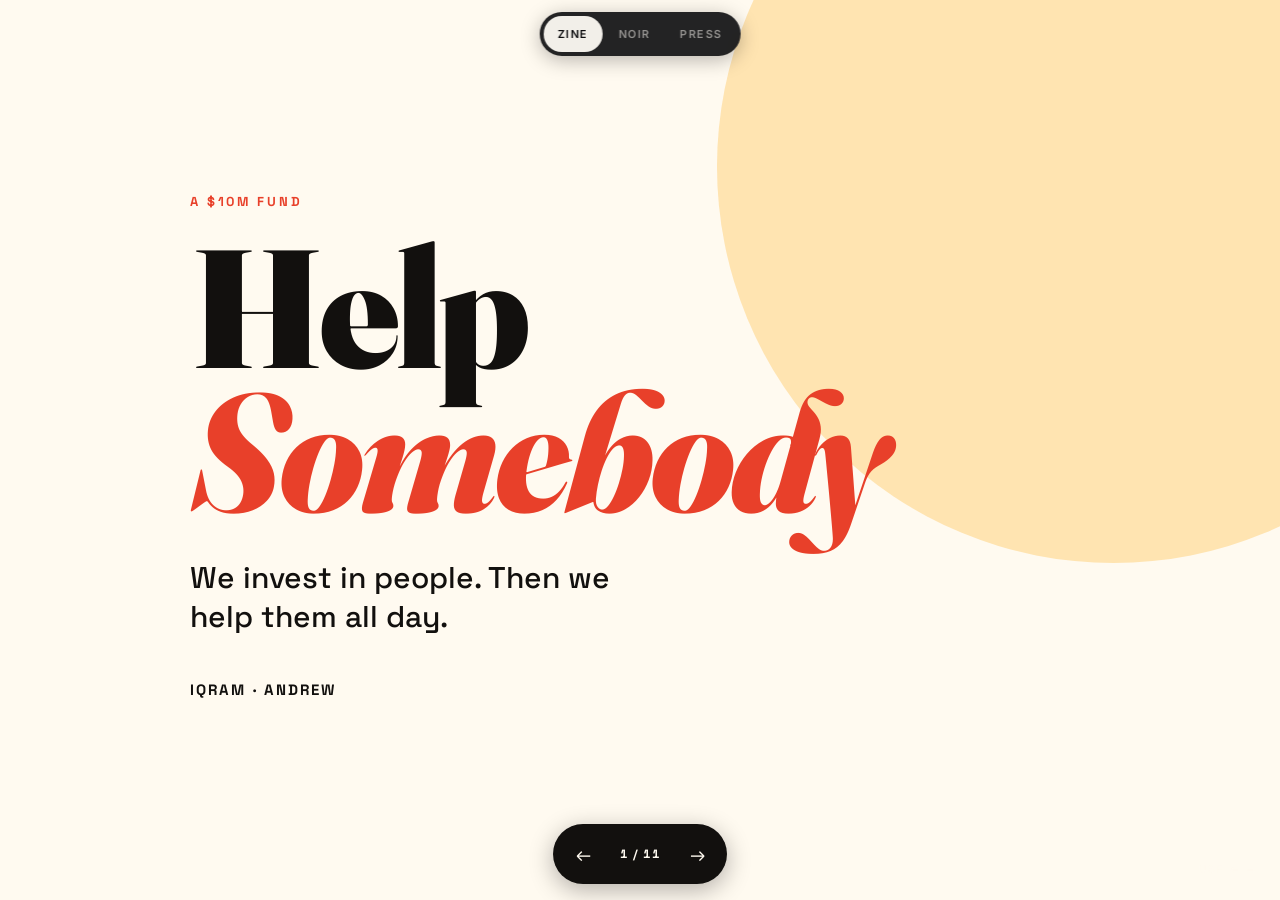
<file: deck/index.html>
<!DOCTYPE html>
<html lang="en">
<head>
<meta charset="utf-8">
<meta name="viewport" content="width=device-width, initial-scale=1">
<title>Help Somebody</title>
<meta name="description" content="Help Somebody - we invest in people, then we help them all day.">
<link rel="preconnect" href="https://fonts.googleapis.com">
<link rel="preconnect" href="https://fonts.gstatic.com" crossorigin>
<link href="https://fonts.googleapis.com/css2?family=Fraunces:ital,opsz,wght@0,9..144,300..900;1,9..144,300..900&family=Space+Grotesk:wght@400;500;700&family=Playfair+Display:ital,wght@0,400..800;1,400..700&family=Source+Serif+4:ital,opsz,wght@0,8..60,300..700;1,8..60,300..700&family=Inter:wght@300;400;500;600&display=swap" rel="stylesheet">
<link rel="stylesheet" href="styles.css">
<link rel="stylesheet" href="themes.css">
</head>
<body data-theme="zine">

<nav id="themes" aria-label="deck style">
  <button data-theme="zine" aria-pressed="true">Zine</button>
  <button data-theme="noir" aria-pressed="false">Noir</button>
  <button data-theme="press" aria-pressed="false">Press</button>
</nav>

<main id="deck">

  <section class="slide slide--title" data-label="Help Somebody">
    <div class="wrap">
      <p class="kicker">A $10M fund</p>
      <h1 class="mega">Help<br><em>Somebody</em></h1>
      <p class="lede">We invest in people. Then we help them all day.</p>
      <p class="byline">Iqram &middot; Andrew</p>
    </div>
  </section>

  <section class="slide slide--problem" data-label="Problem">
    <div class="wrap">
      <p class="kicker kicker--light">The problem</p>
      <h2 class="stat"><span class="stat__num">99%</span><span class="stat__tail">of founders get rejected by YC.</span></h2>
      <p class="big">They still need help. Most investors ignore them.</p>
    </div>
  </section>

  <section class="slide slide--insight" data-label="Insight">
    <div class="wrap">
      <p class="kicker">Why that happens</p>
      <h2 class="headline">VC is far less helpful than it could be.</h2>
      <p class="big">The business model is chasing unicorns. Real help doesn't fit a portfolio built on lottery tickets, so almost nobody gives it.</p>
    </div>
  </section>

  <section class="slide slide--why-now" data-label="Why now">
    <div class="wrap">
      <p class="kicker kicker--light">Why now</p>
      <h2 class="headline headline--light">It has never been cheaper to run a company.</h2>
      <p class="big">So the next decade produces a flood of <em>smaller hits</em>. Unicorn-or-bust math can't underwrite those. We can.</p>
    </div>
  </section>

  <section class="slide slide--solution" data-label="What we do">
    <div class="wrap">
      <p class="kicker">What we do</p>
      <h2 class="headline">$500K, and then we jelly all day.</h2>
      <ul class="tiles">
        <li class="tile tile--a">Growth</li>
        <li class="tile tile--b">Product</li>
        <li class="tile tile--c">Engineering</li>
        <li class="tile tile--d">Fundraising</li>
      </ul>
      <p class="big">Sessions any time they're stuck. Not a quarterly board meeting. A call today.</p>
    </div>
  </section>

  <section class="slide slide--team" data-label="Why us">
    <div class="wrap">
      <p class="kicker kicker--light">Why us</p>
      <h2 class="headline headline--light">We built Venmo. Friends for 20 years.</h2>
      <div class="duo">
        <div class="person">
          <h3>Iqram Magdon-Ismail</h3>
          <p>Co-founder, Venmo</p>
          <p>Founder, JellyJelly</p>
        </div>
        <div class="person">
          <h3>Andrew Staub</h3>
          <p>Employee #2 and Head of Growth, Venmo</p>
          <p>Head of Growth, Wefunder</p>
        </div>
      </div>
    </div>
  </section>

  <section class="slide slide--traction" data-label="Traction">
    <div class="wrap wrap--wide">
      <p class="kicker">Traction</p>
      <h2 class="headline headline--tight">We back people. Here are the ones we already backed.</h2>
      <ul class="backed">

        <li class="backed__row backed__row--hero">
          <div class="backed__who">
            <span class="backed__name">Matt Mirman</span>
            <span class="backed__co">Modal</span>
          </div>
          <p class="backed__note">Instant supercomputers for anyone building AI</p>
          <span class="backed__badge">Biggest win</span>
        </li>

        <li class="backed__row">
          <div class="backed__who">
            <span class="backed__name">Kiaan Pillay</span>
            <span class="backed__co">Stitch</span>
          </div>
          <p class="backed__note">Connects African apps to bank accounts</p>
          <span class="backed__badge"></span>
        </li>

        <li class="backed__row">
          <div class="backed__who">
            <span class="backed__name">Jacques Marco</span>
            <span class="backed__co">Axis</span>
          </div>
          <p class="backed__note">Free, instant money transfers across Egypt</p>
          <span class="backed__badge"></span>
        </li>

        <li class="backed__row">
          <div class="backed__who">
            <span class="backed__name">Phoebe Gates &amp; Sophia Kianni</span>
            <span class="backed__co">Phia</span>
          </div>
          <p class="backed__note">Finds shoppers a better price instantly</p>
          <span class="backed__badge"></span>
        </li>

      </ul>
      <p class="also">Also backed: <b>Flutterwave</b> &middot; <b>Zo</b> &middot; <b>chat.dev</b> &middot; <b>Light Shift</b> &middot; <b>Allowance</b></p>
    </div>
  </section>

  <section class="slide slide--people" data-label="First checks">
    <div class="wrap wrap--wide">
      <p class="kicker">Our first checks</p>
      <h2 class="headline headline--tight">We invest in people. We start with ours.</h2>
      <div class="cards">

        <article class="card">
          <h3 class="card__name">Dasmer Singh</h3>
          <ul class="cv">
            <li>Early iOS engineer, <b>Venmo</b></li>
            <li>Engineer, <b>Uber</b></li>
            <li>Engineering, <b>Petal</b></li>
            <li>Head of Product, <b>Cash App</b> Families</li>
            <li>Built Cash App into the most popular teen debit card in the US</li>
          </ul>
        </article>

        <article class="card">
          <h3 class="card__name">Chris Stanchak</h3>
          <ul class="cv">
            <li>Founder and CEO, <b>TicketLeap</b></li>
            <li>A $50K SBA loan to <b>$100M+</b> a year in ticket sales</li>
            <li>Raised $8.5M, sold to private equity</li>
            <li>Founding advisor, <b>Venmo</b></li>
          </ul>
        </article>

        <article class="card">
          <h3 class="card__name">Shreyans Bhansali</h3>
          <ul class="cv">
            <li>Employee #1, <b>Venmo</b></li>
            <li>Co-founder and CTO, <b>Socratic</b></li>
            <li>Scaled to <b>5B</b> queries a year, acquired by <b>Google</b></li>
            <li>Co-founder and CTO, <b>Maven</b></li>
          </ul>
        </article>

      </div>
    </div>
  </section>

  <section class="slide slide--market" data-label="Where they come from">
    <div class="wrap">
      <p class="kicker kicker--light">Where they come from</p>
      <h2 class="headline headline--light">Two lists nobody else has.</h2>
      <div class="duo">
        <div class="person">
          <h3>Venmo alumni</h3>
          <p>The people who built it with us, now building their own things.</p>
        </div>
        <div class="person">
          <h3>JellyJelly</h3>
          <p>A community of founders who talk to Iqram every day.</p>
        </div>
      </div>
      <p class="foot">Plus the tens of thousands of companies a year YC turns away.</p>
    </div>
  </section>

  <section class="slide slide--model" data-label="The fund">
    <div class="wrap wrap--wide">
      <p class="kicker">The fund</p>
      <h2 class="headline headline--tight">Small fund. Real checks. Concentrated help.</h2>
      <dl class="nums">
        <div><dt>Fund size</dt><dd>$10M</dd></div>
        <div><dt>Check size</dt><dd>$500K</dd></div>
        <div><dt>Companies</dt><dd>15-20</dd></div>
      </dl>
      <p class="big">A syndicate rides alongside for the deals that want more than $500K.</p>
    </div>
  </section>

  <section class="slide slide--ask" data-label="The ask">
    <div class="wrap">
      <p class="kicker kicker--light">The ask</p>
      <h2 class="mega mega--ask">$10M</h2>
      <p class="lede">Our mission is to help as many people as possible.</p>
      <p class="byline">Iqram &middot; Andrew</p>
    </div>
  </section>

</main>

<nav id="hud" aria-label="deck navigation">
  <button id="prev" aria-label="previous slide">&larr;</button>
  <span id="counter">1 / 11</span>
  <button id="next" aria-label="next slide">&rarr;</button>
</nav>

<div id="hint">use &larr; &rarr;</div>

<script src="script.js"></script>
<script src="theme.js"></script>
</body>
</html>
</file>
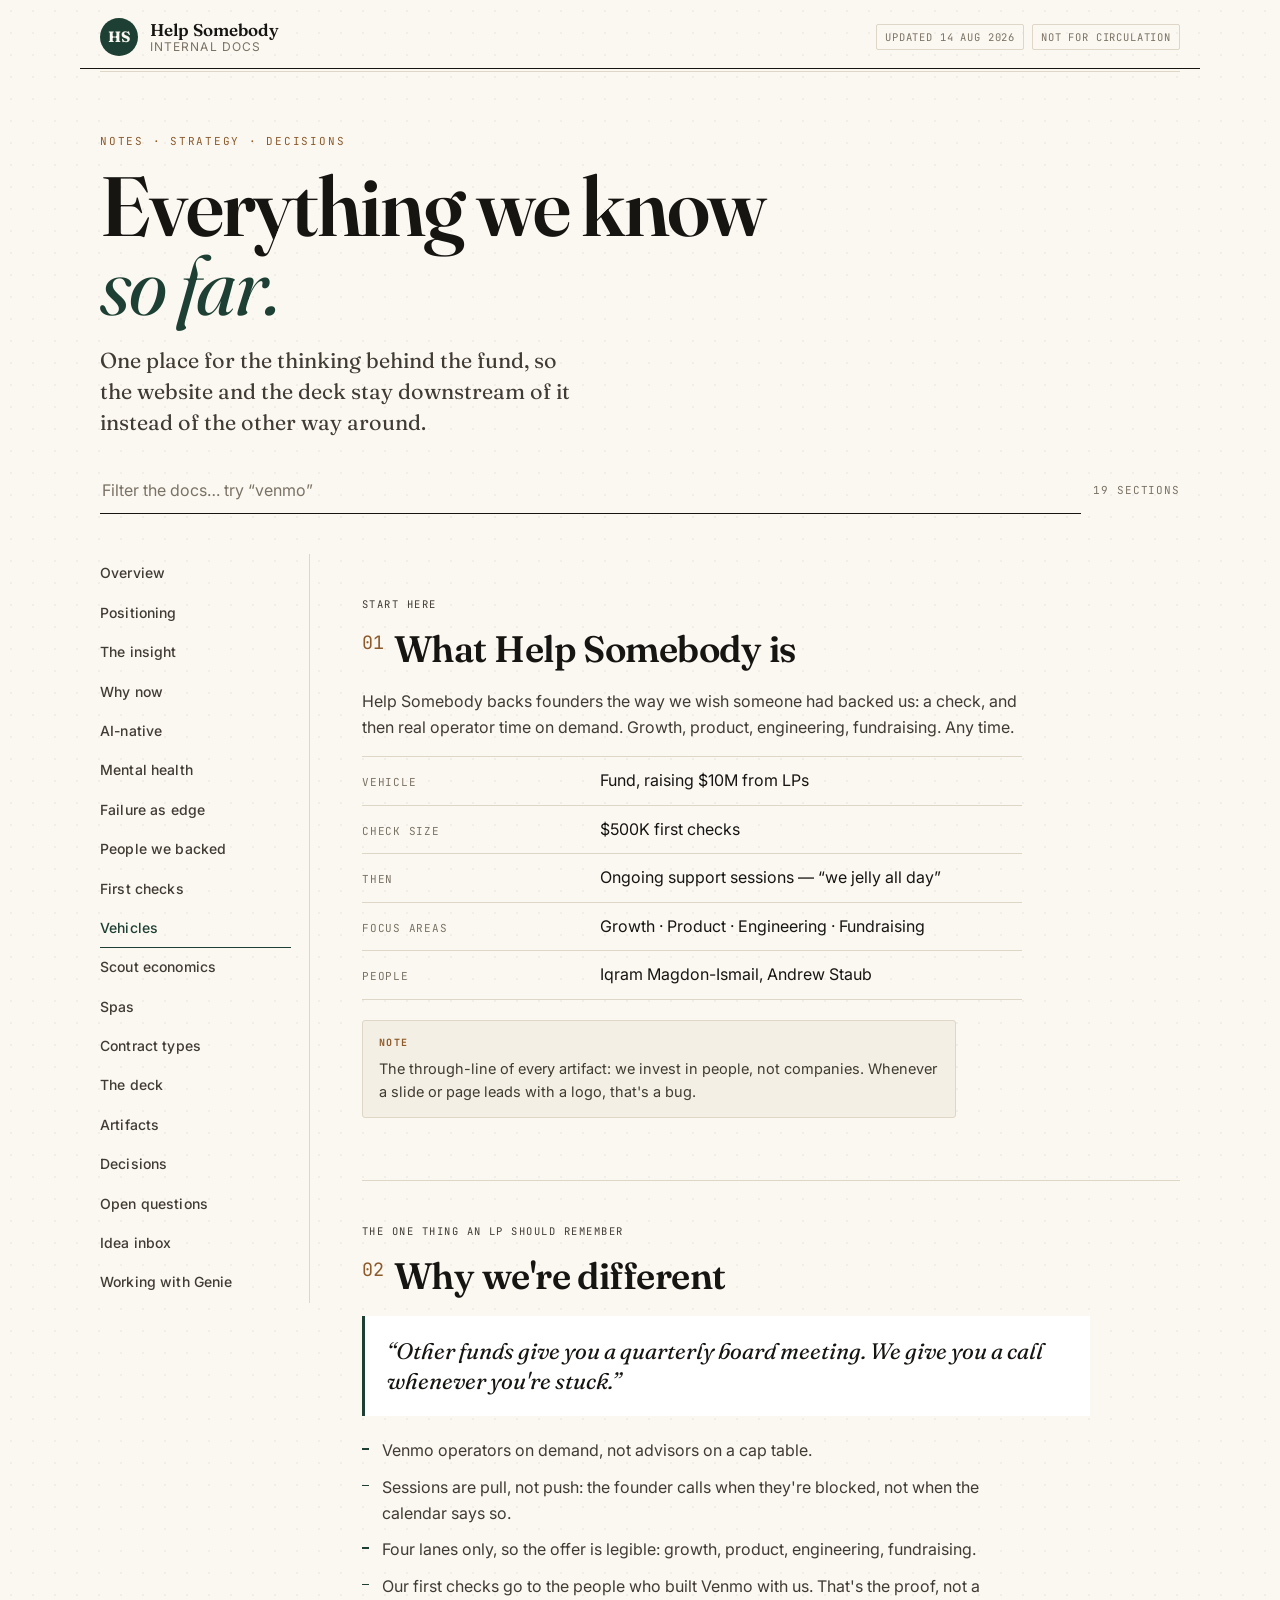
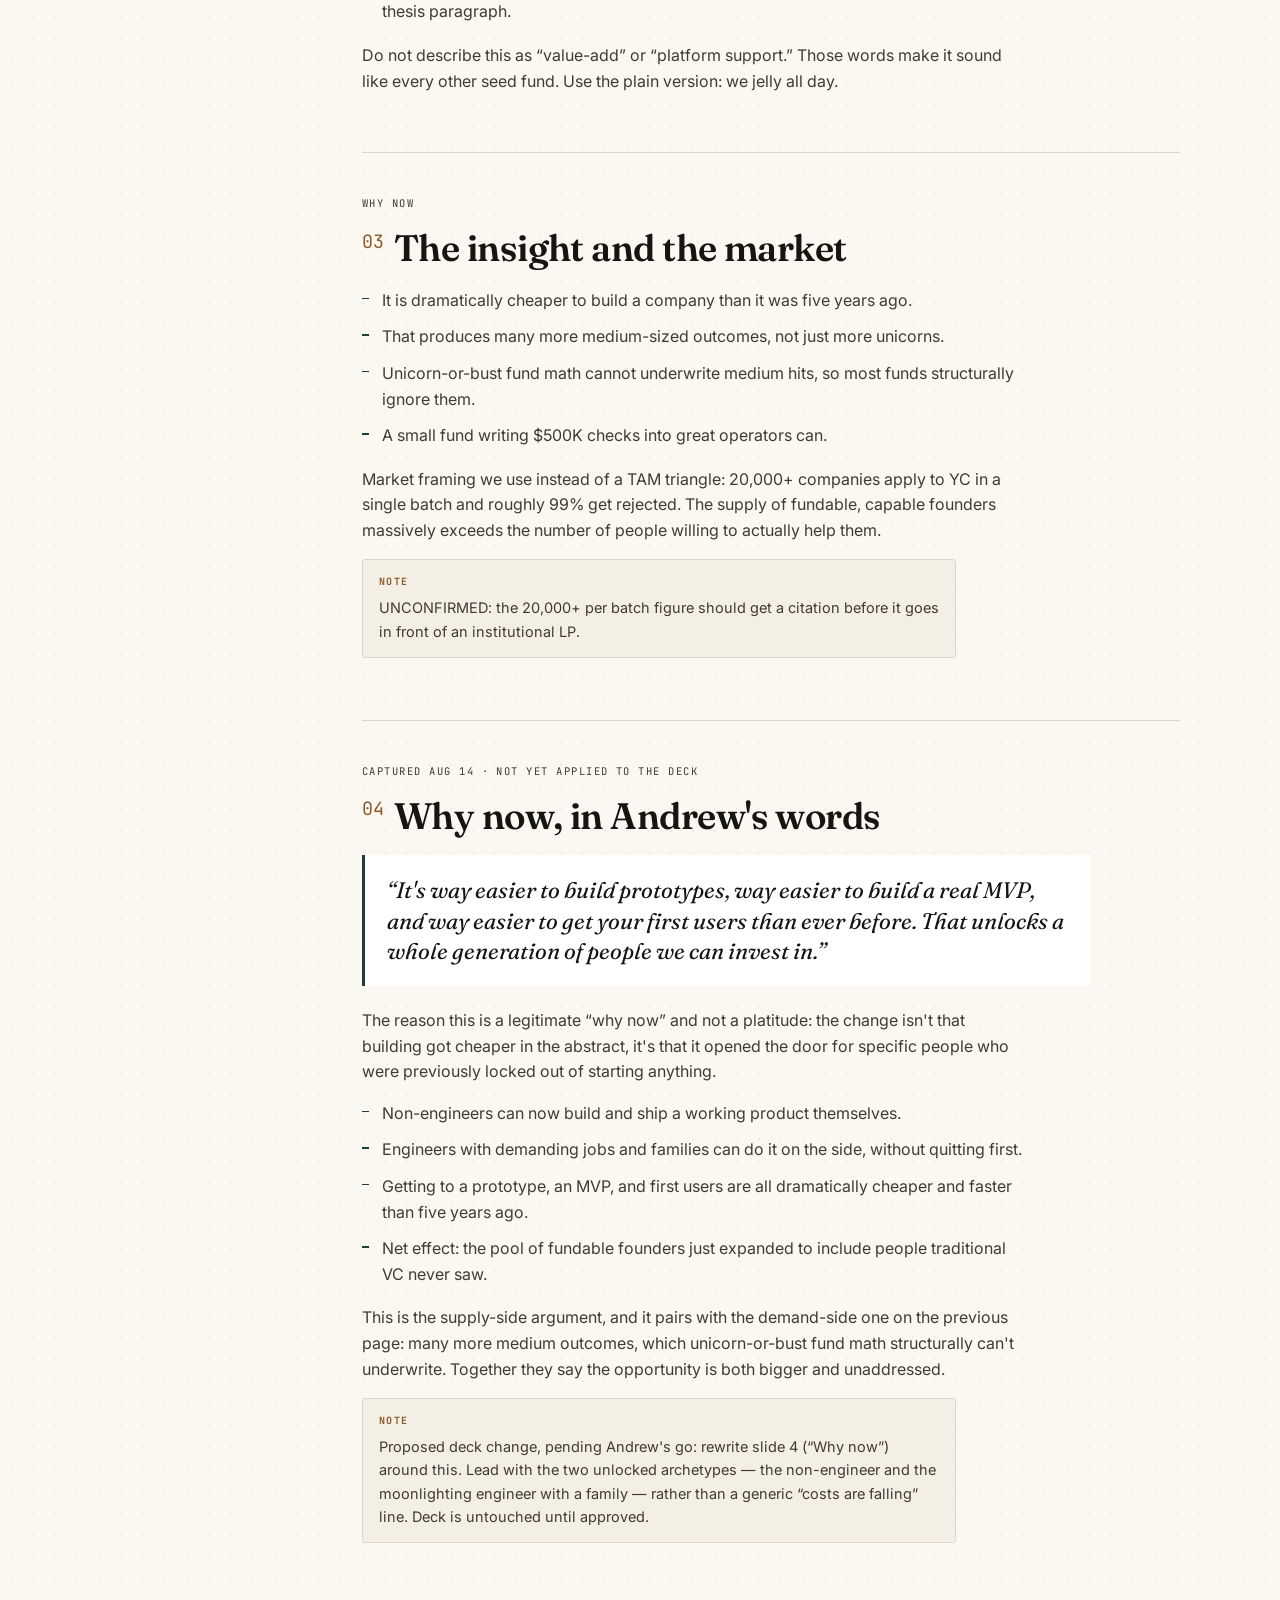
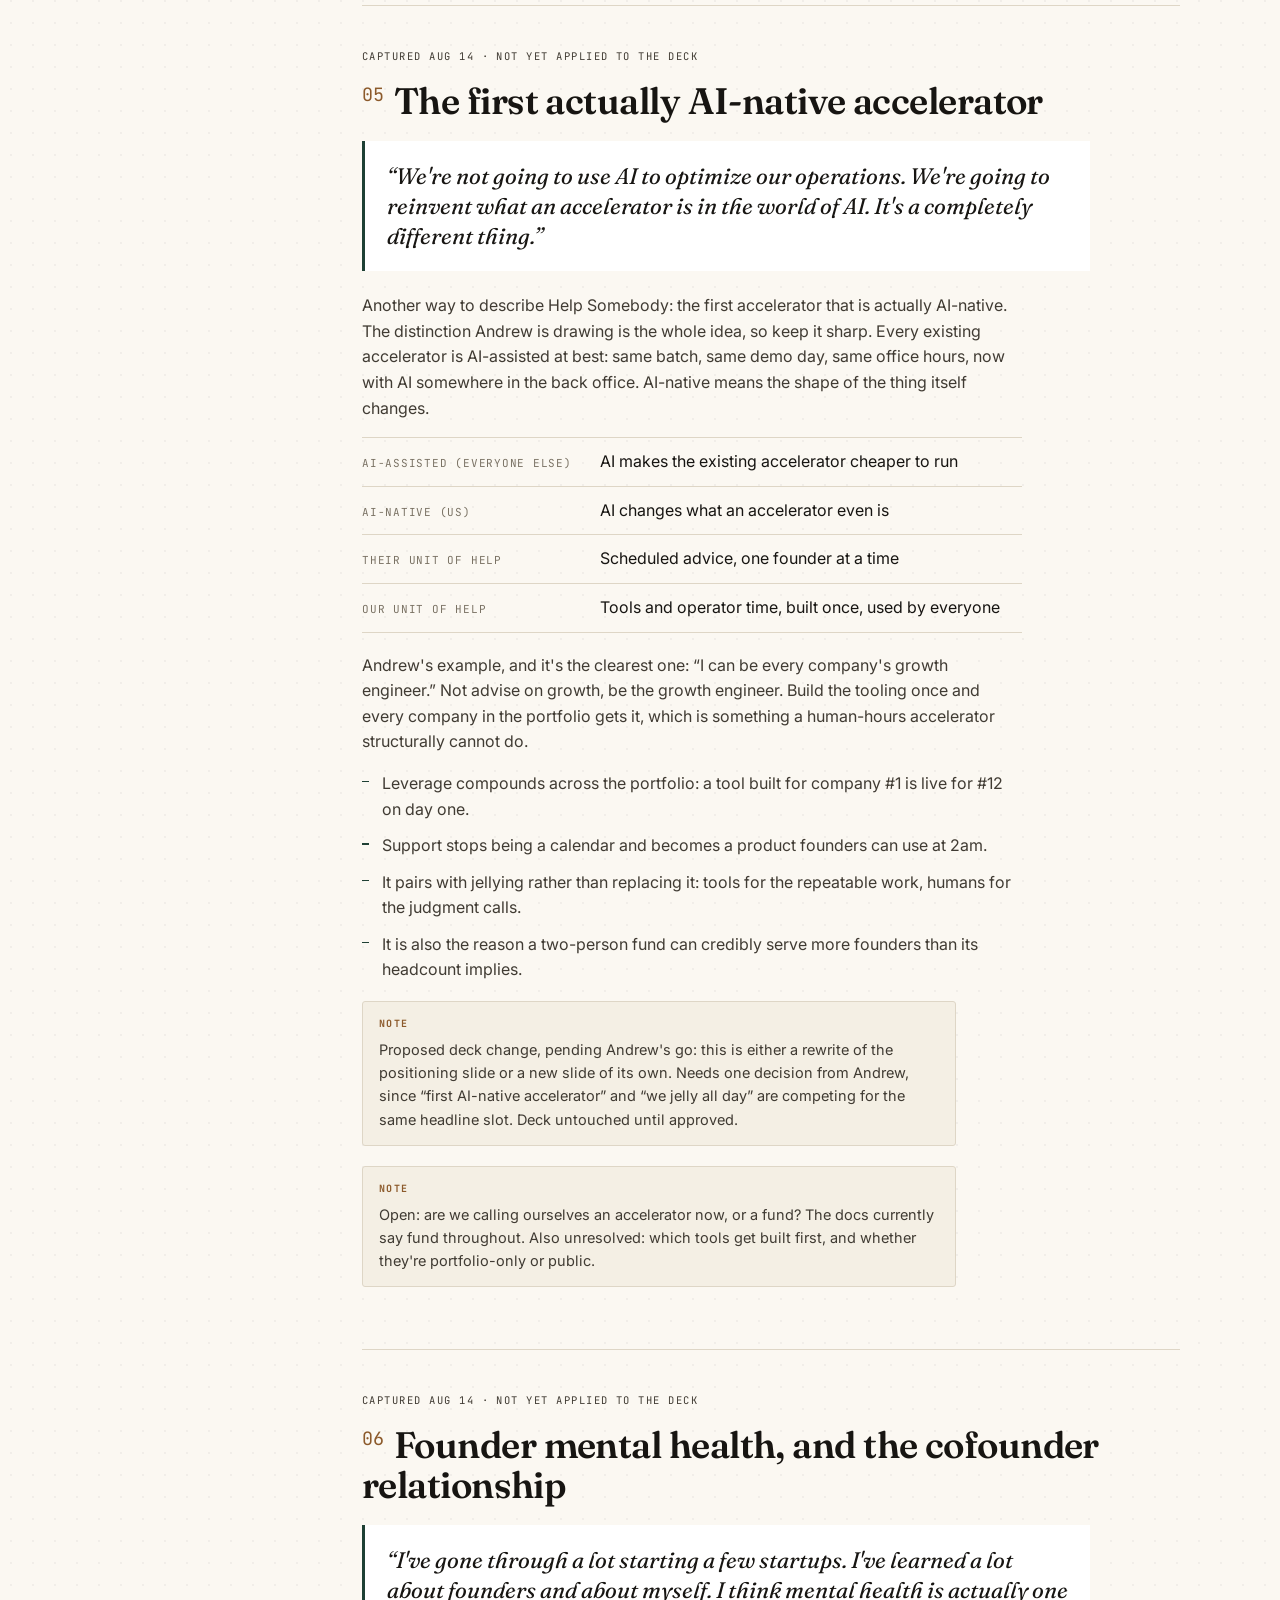
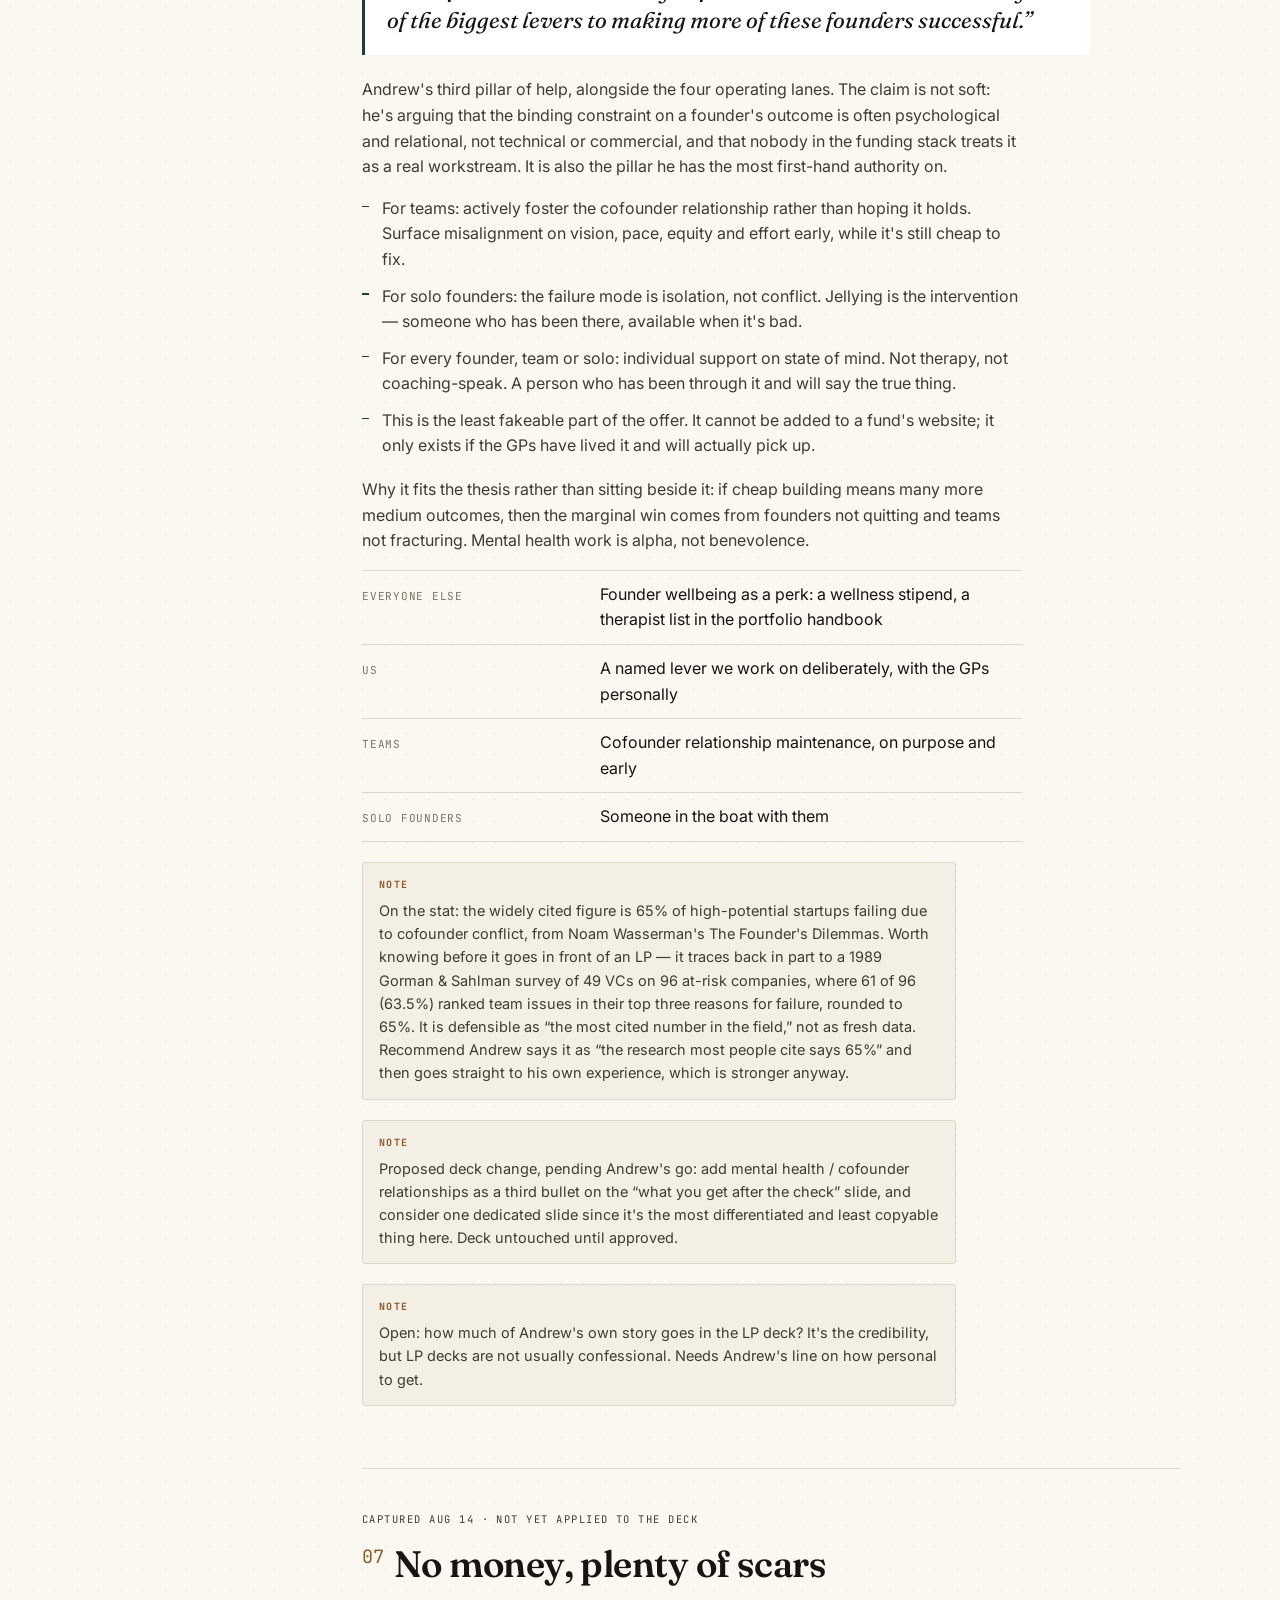
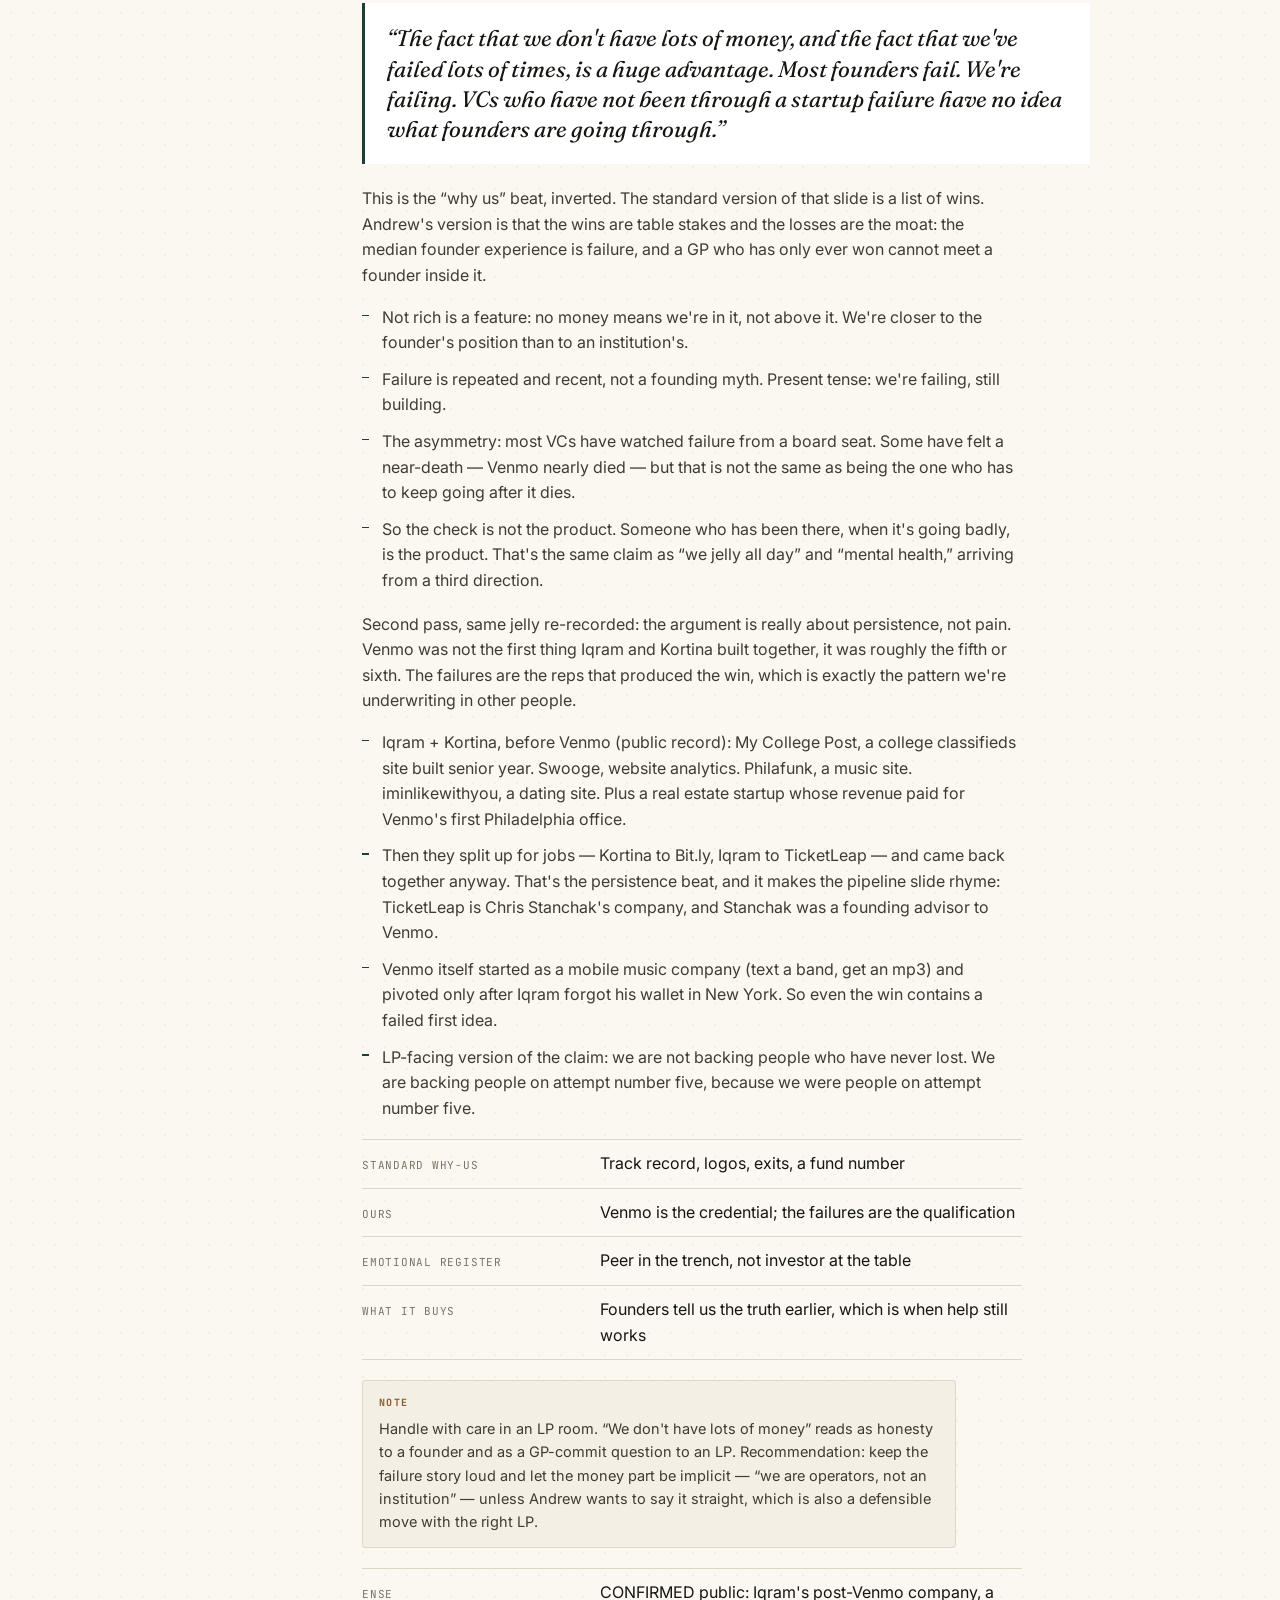
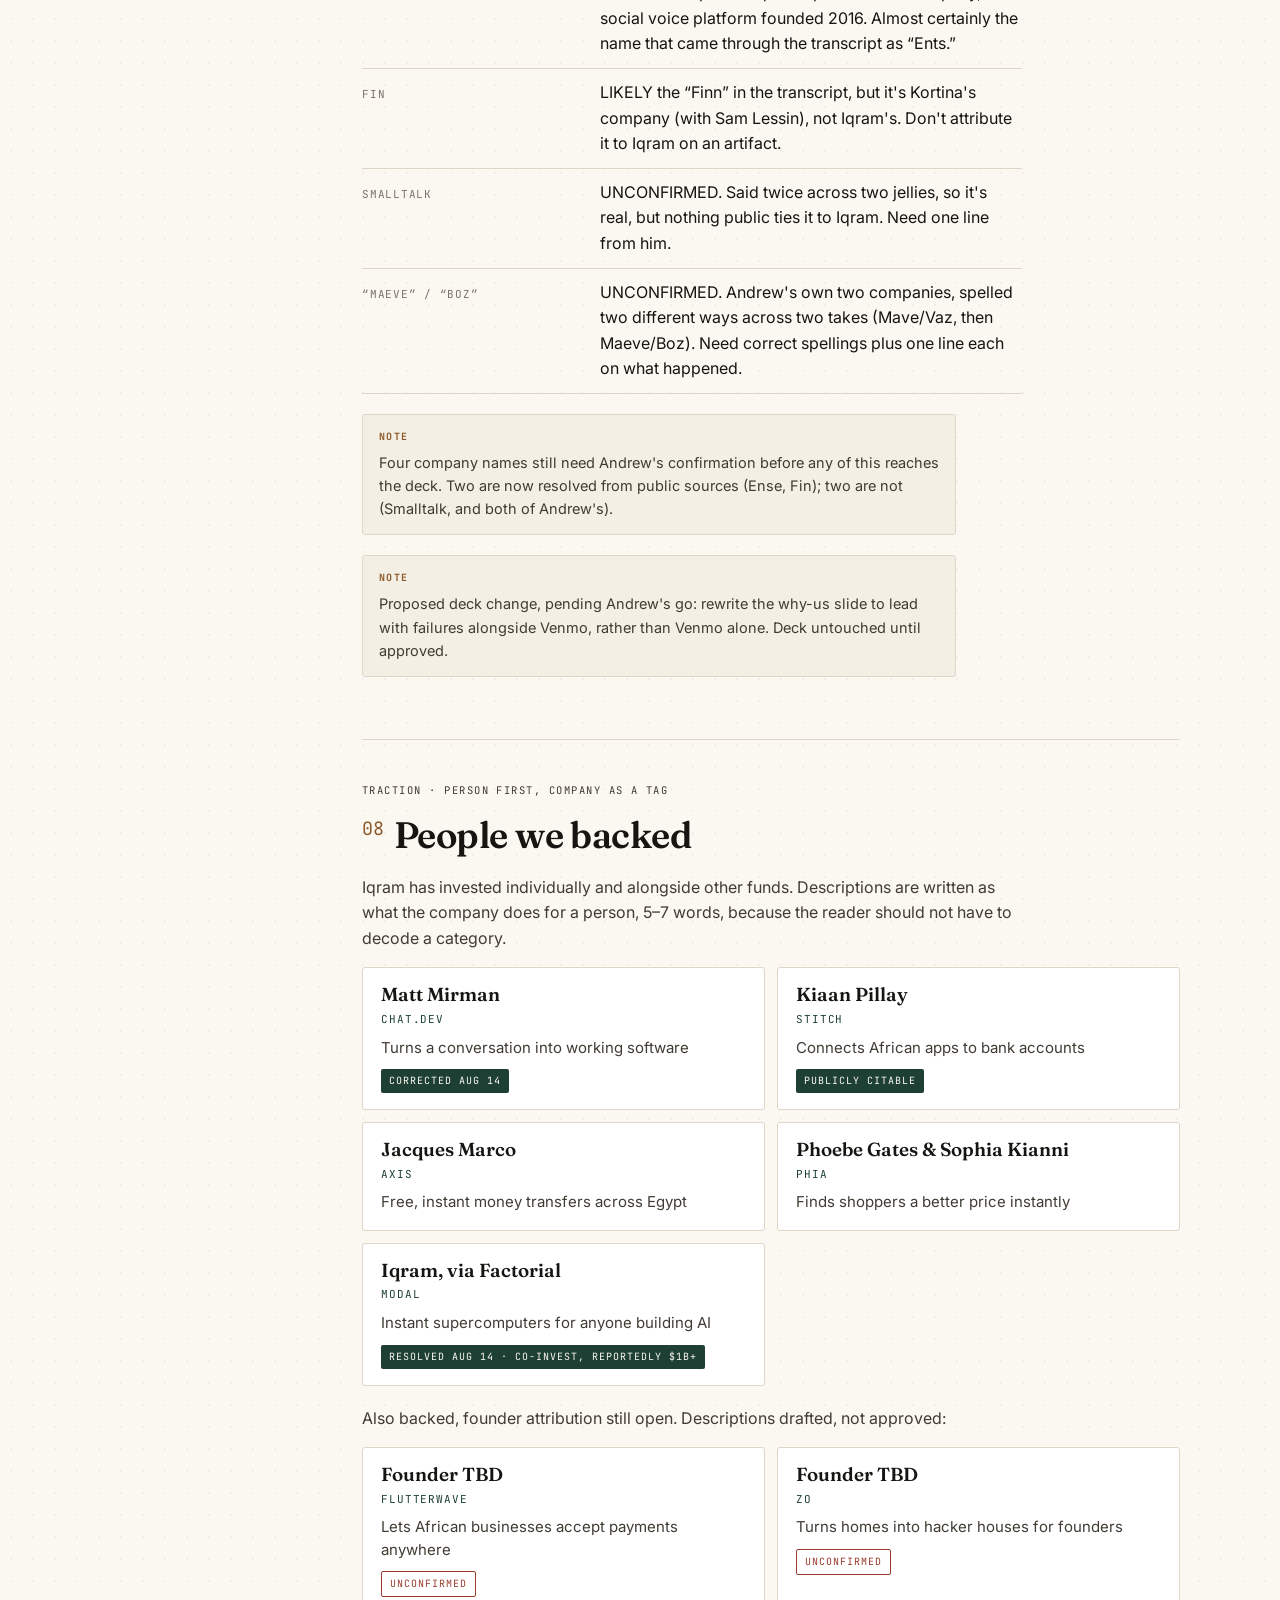
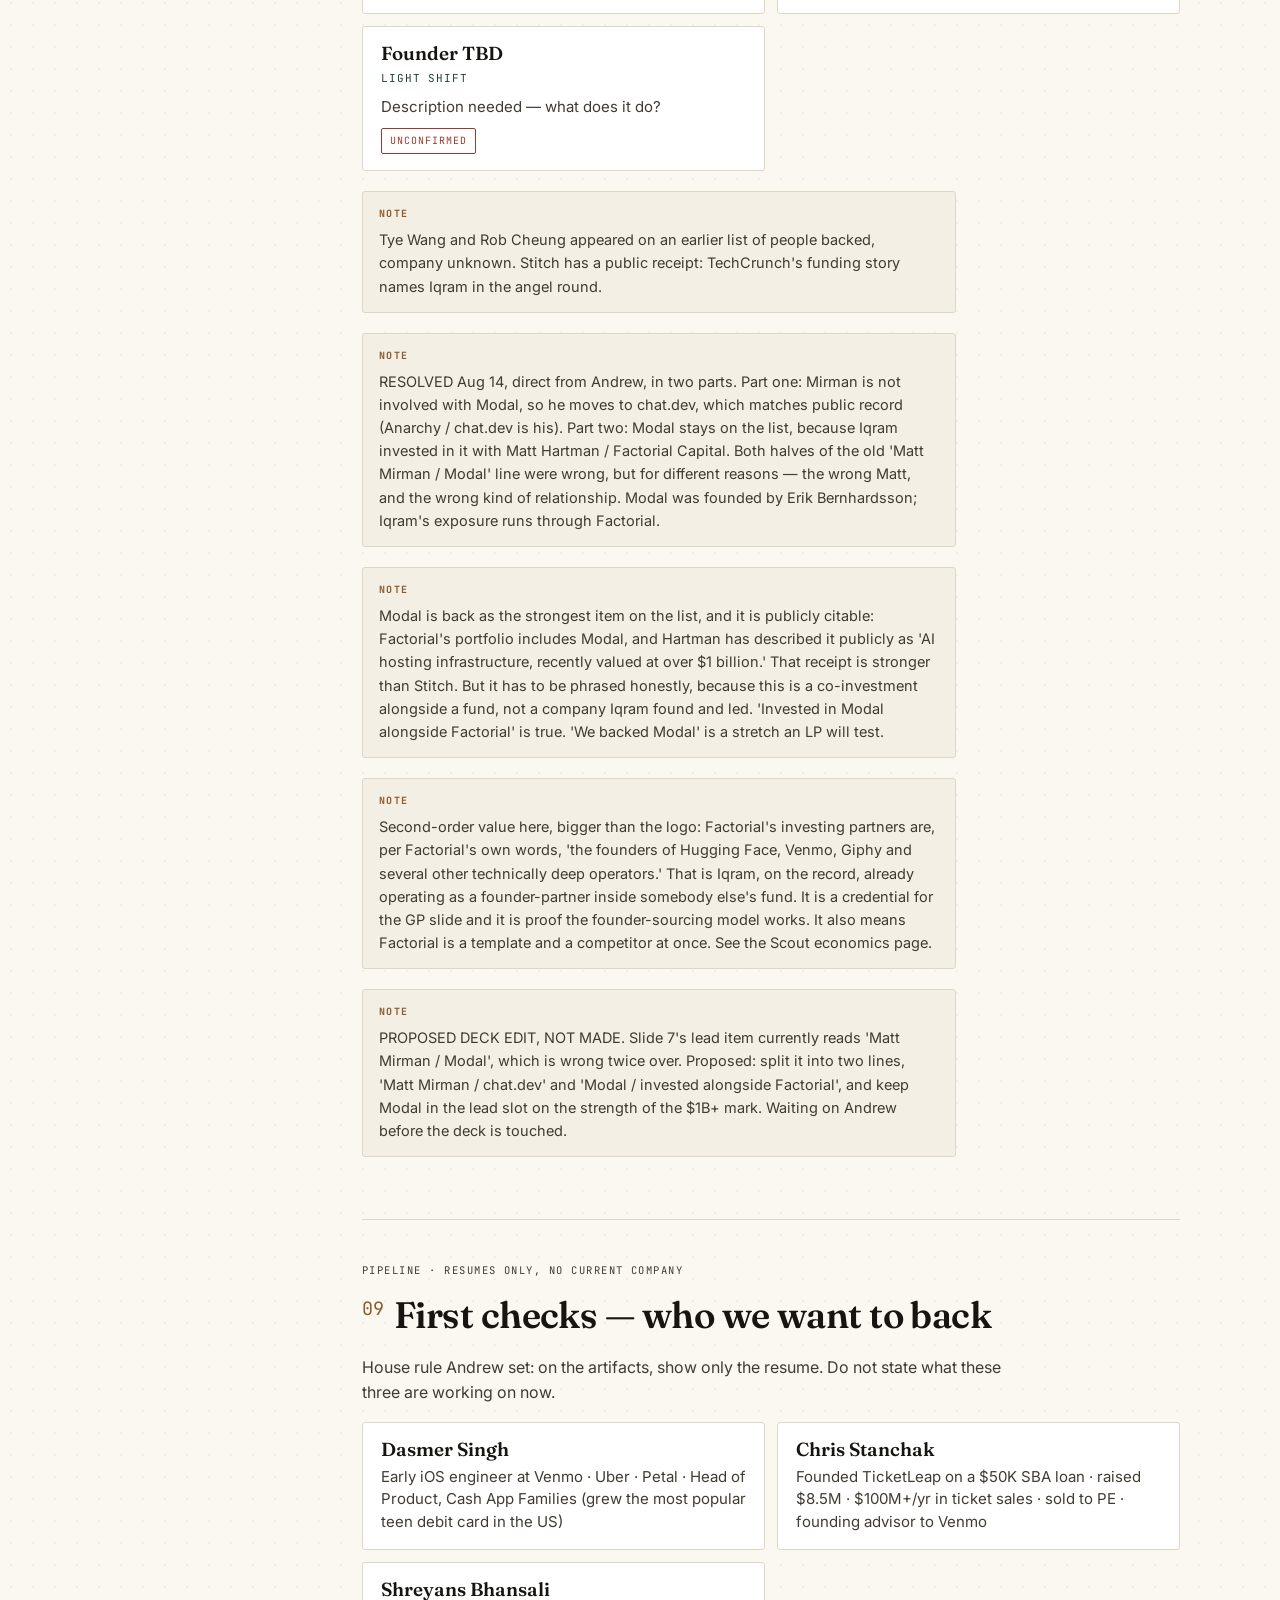
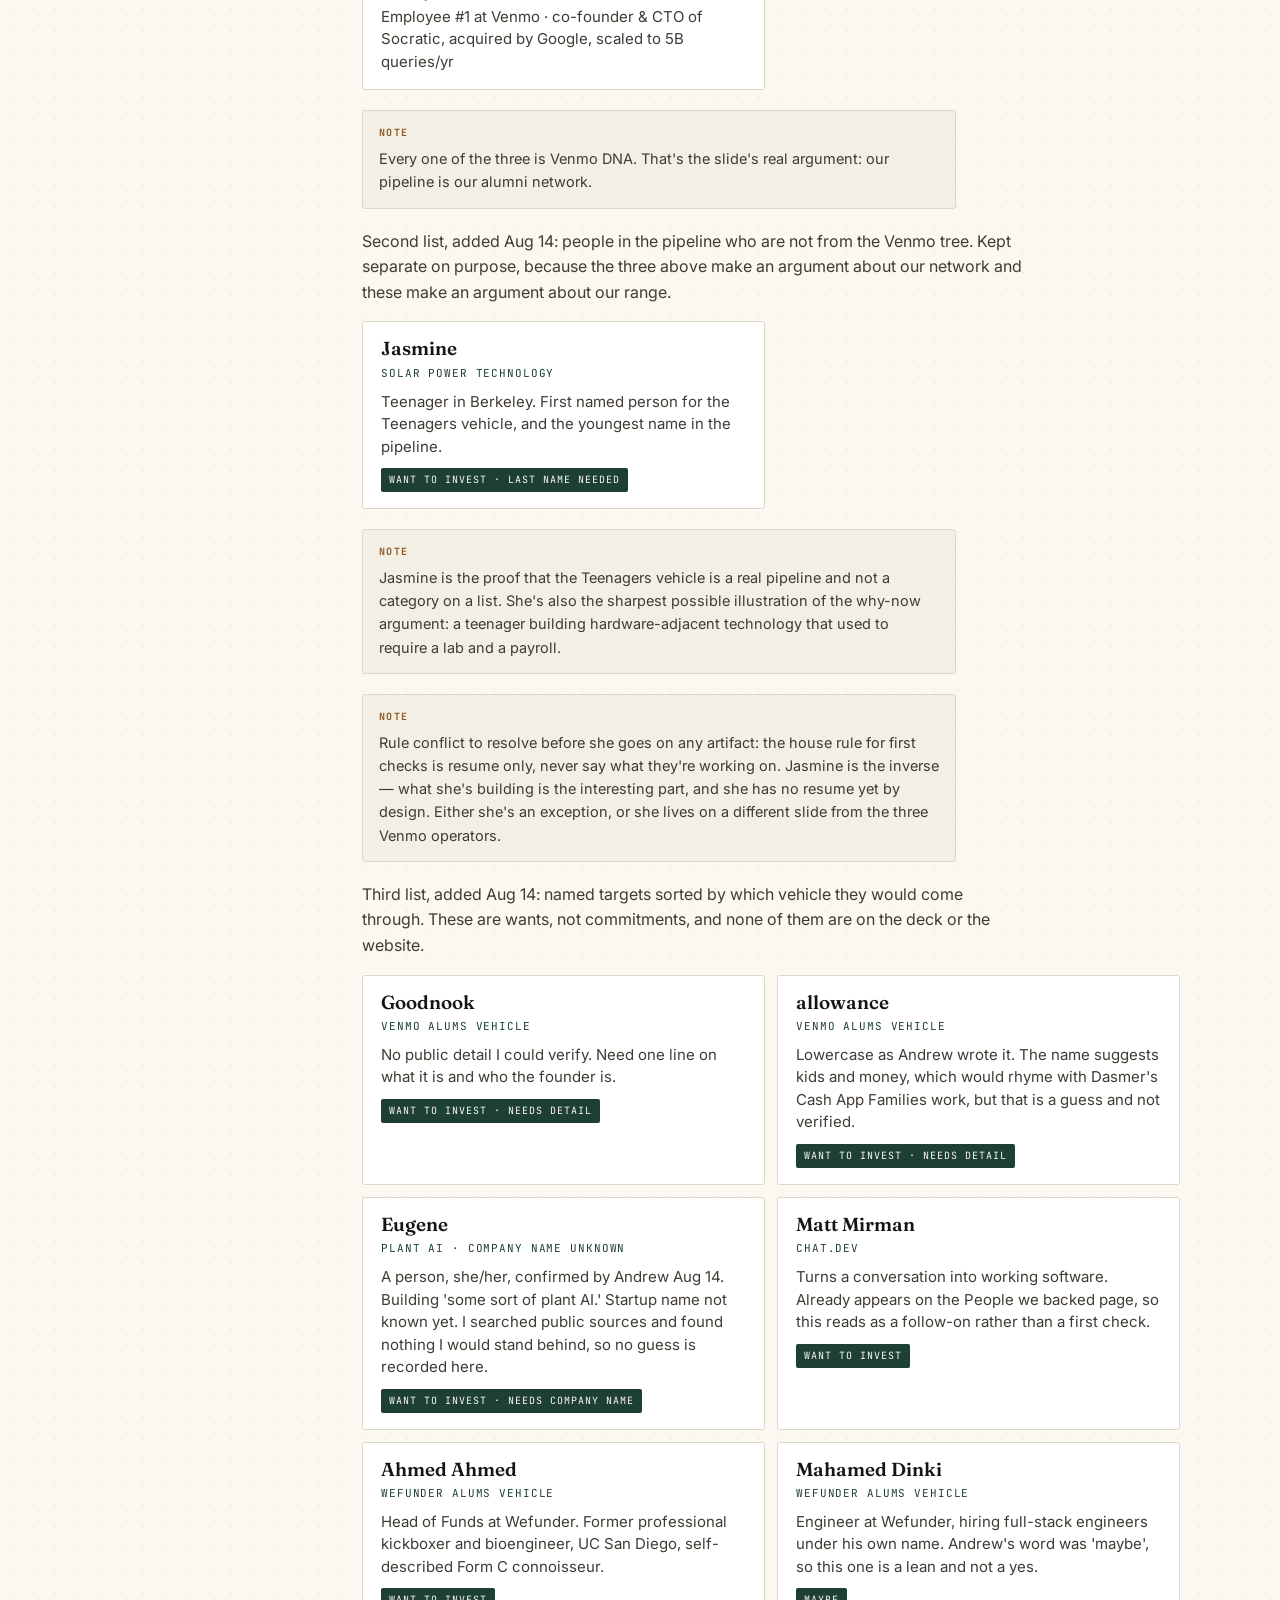
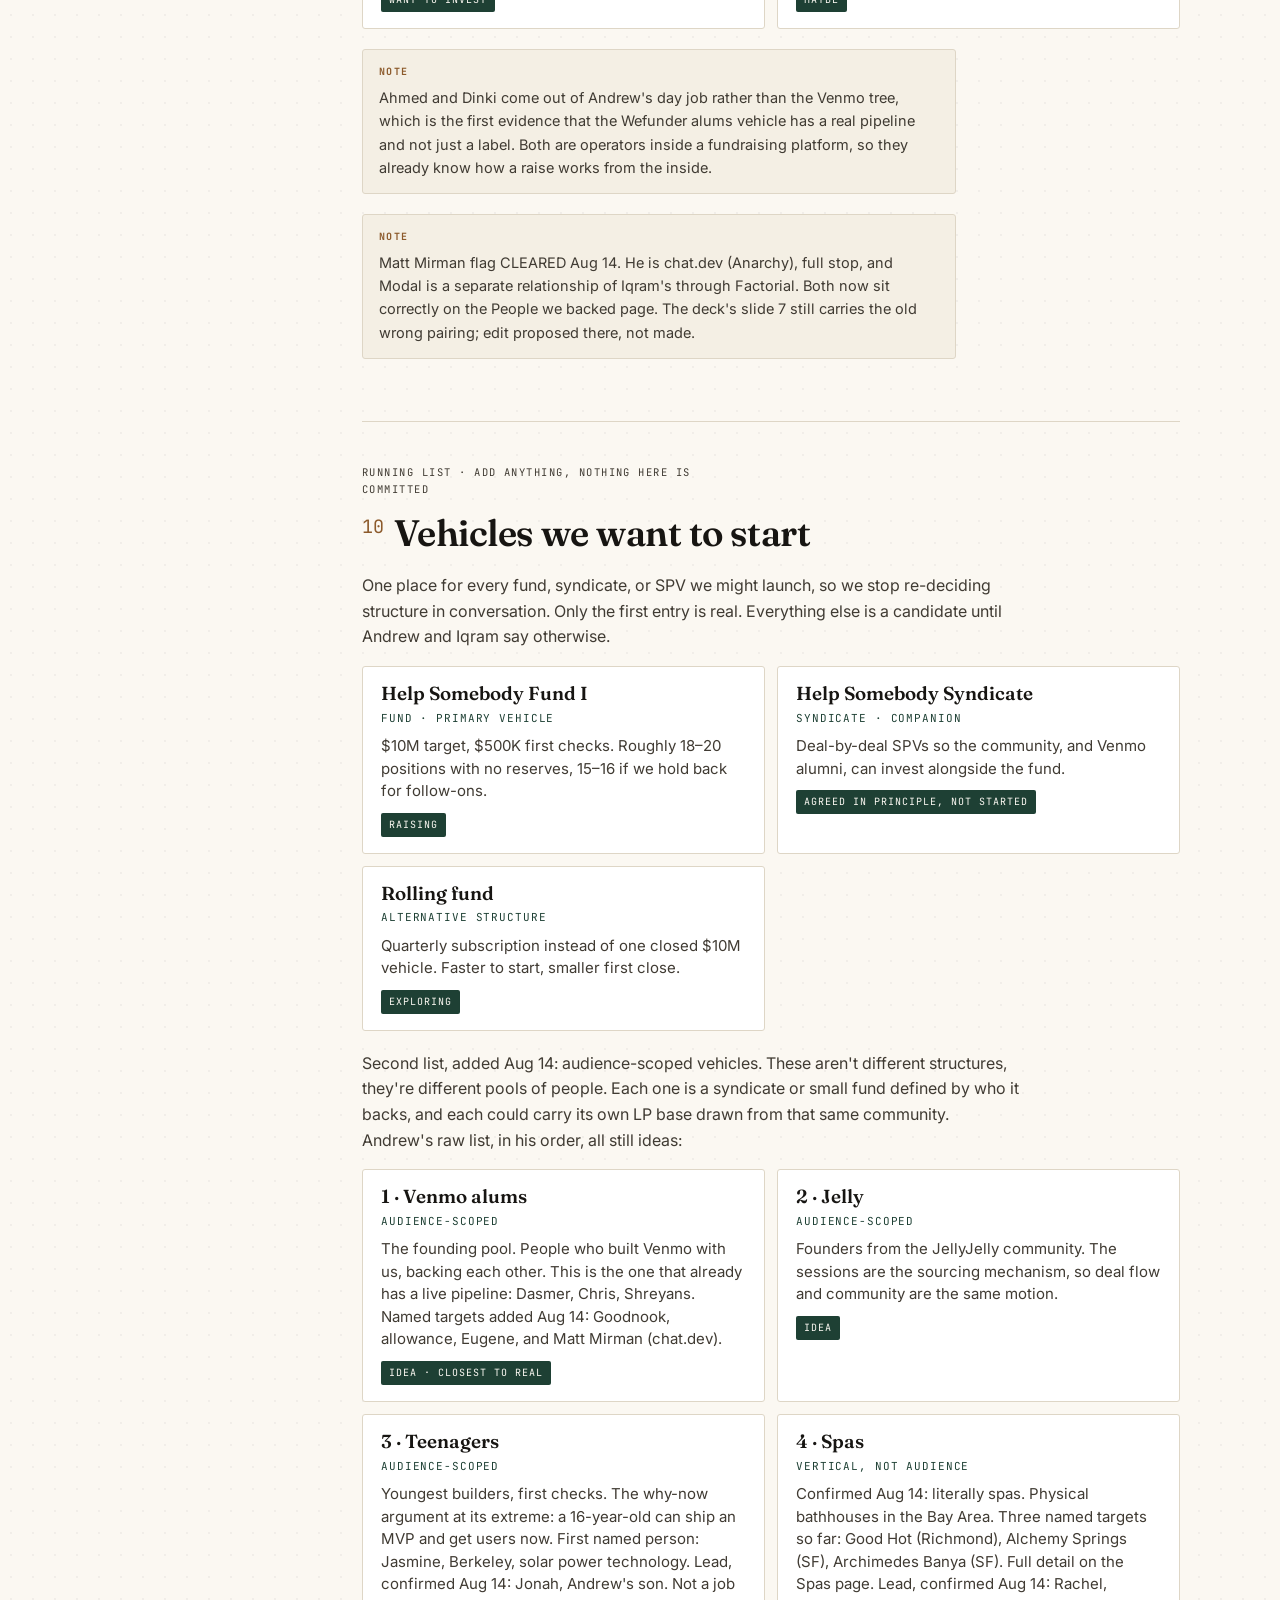
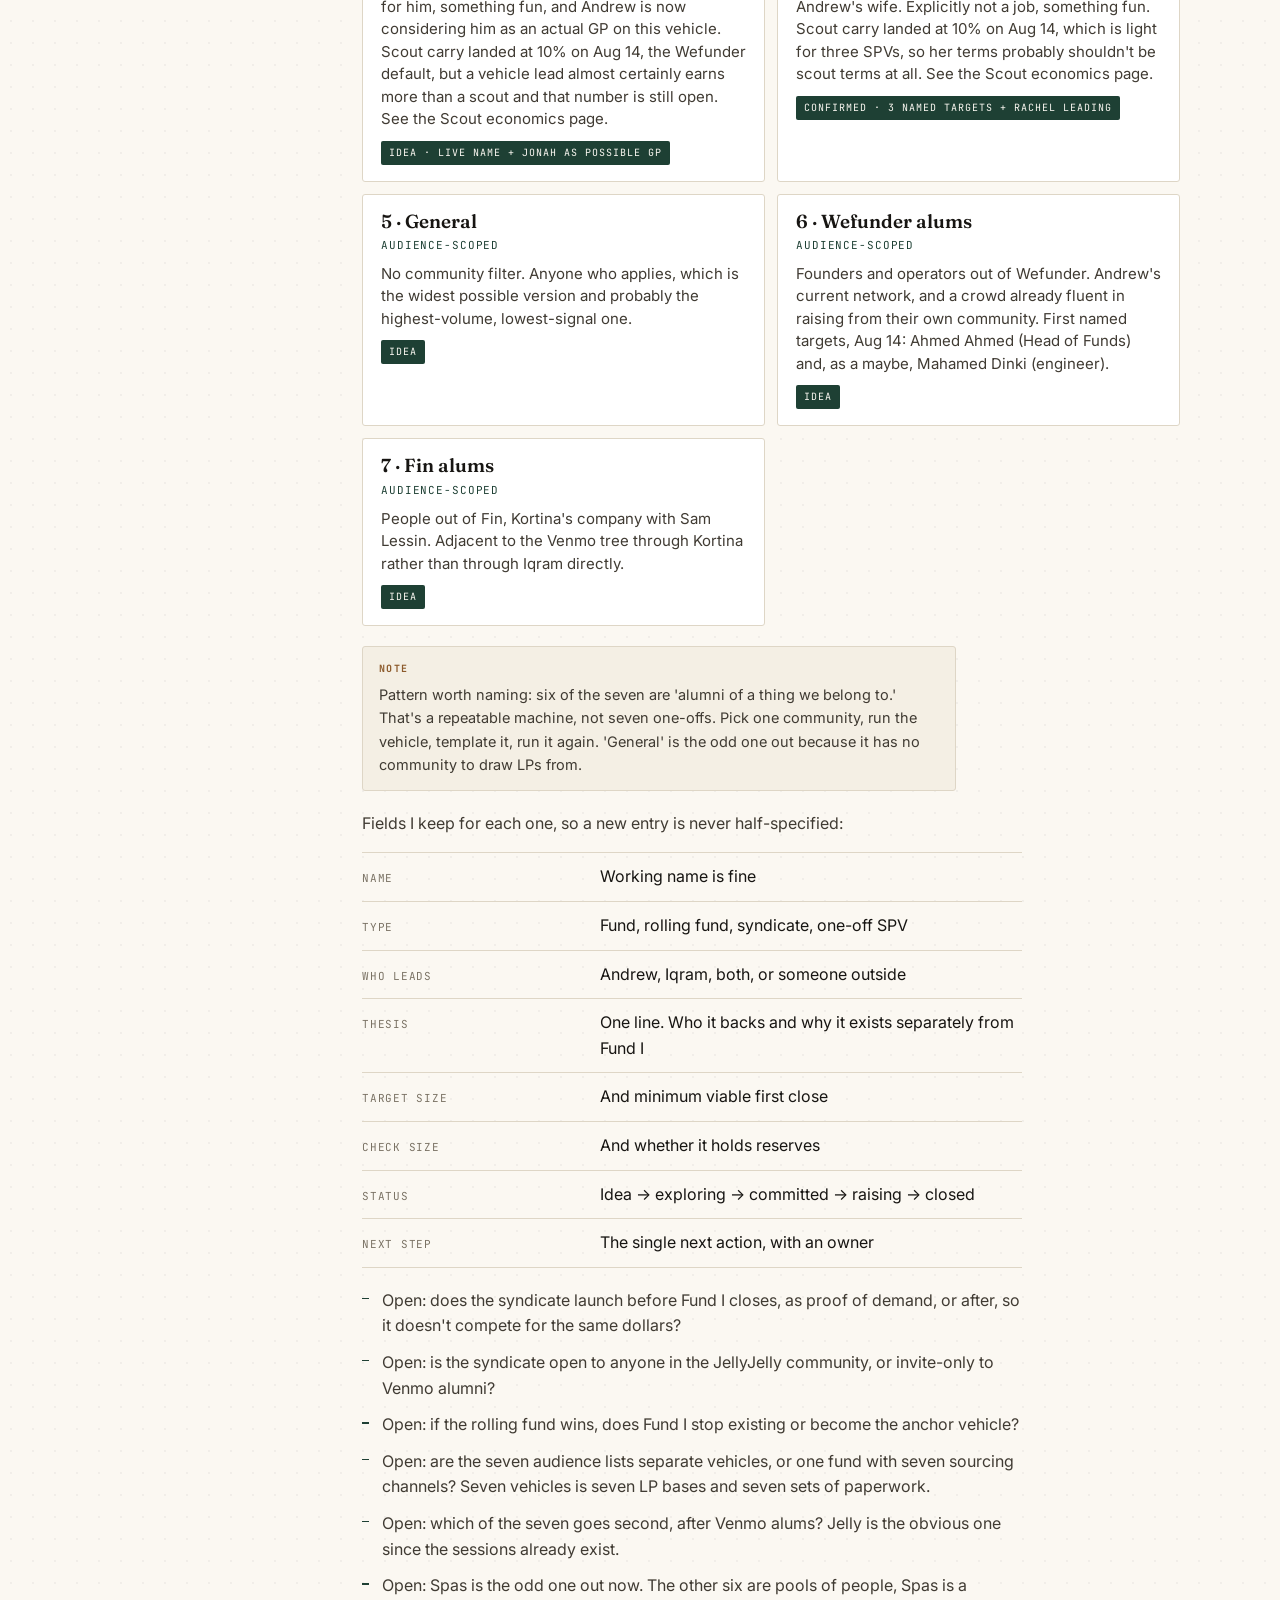
<file: docs/index.html>
<!DOCTYPE html>
<html lang="en">
<head>
<meta charset="utf-8">
<meta name="viewport" content="width=device-width, initial-scale=1">
<title>Help Somebody · Docs</title>
<meta name="description" content="Internal notes, strategy, and decisions for Help Somebody.">
<link rel="preconnect" href="https://fonts.googleapis.com">
<link rel="preconnect" href="https://fonts.gstatic.com" crossorigin>
<link href="https://fonts.googleapis.com/css2?family=Fraunces:ital,opsz,wght@0,9..144,400;0,9..144,600;0,9..144,700;1,9..144,400&family=Inter:wght@400;500;600&family=JetBrains+Mono:wght@400;500&display=swap" rel="stylesheet">
<link rel="stylesheet" href="styles.css">
</head>
<body>

<header class="masthead">
  <div class="wrap masthead-inner">
    <div class="brand">
      <span class="brand-mark">HS</span>
      <span class="brand-text">
        <strong>Help Somebody</strong>
        <em>Internal docs</em>
      </span>
    </div>
    <div class="meta">
      <span class="stamp">Updated 14 Aug 2026</span>
      <span class="stamp">Not for circulation</span>
    </div>
  </div>
</header>

<div class="wrap masthead-rule"></div>

<section class="hero wrap">
  <p class="eyebrow">Notes &middot; strategy &middot; decisions</p>
  <h1>Everything we know<br><span class="ital">so far.</span></h1>
  <p class="lede">One place for the thinking behind the fund, so the website and the deck stay downstream of it instead of the other way around.</p>
  <div class="searchbar">
    <input id="search" type="search" placeholder="Filter the docs… try &ldquo;venmo&rdquo;" autocomplete="off" spellcheck="false">
    <span id="count" class="count"></span>
  </div>
</section>

<div class="wrap layout">
  <nav id="nav" class="nav" aria-label="Sections"></nav>
  <main id="main" class="main"></main>
</div>

<footer class="foot">
  <div class="wrap">
    <p>Help Somebody &middot; Iqram Magdon-Ismail &amp; Andrew Staub</p>
    <p class="dim">Living document. If something here is wrong, it is wrong on the deck too.</p>
  </div>
</footer>

<script src="docs.js"></script>
<script src="script.js"></script>
</body>
</html>
</file>
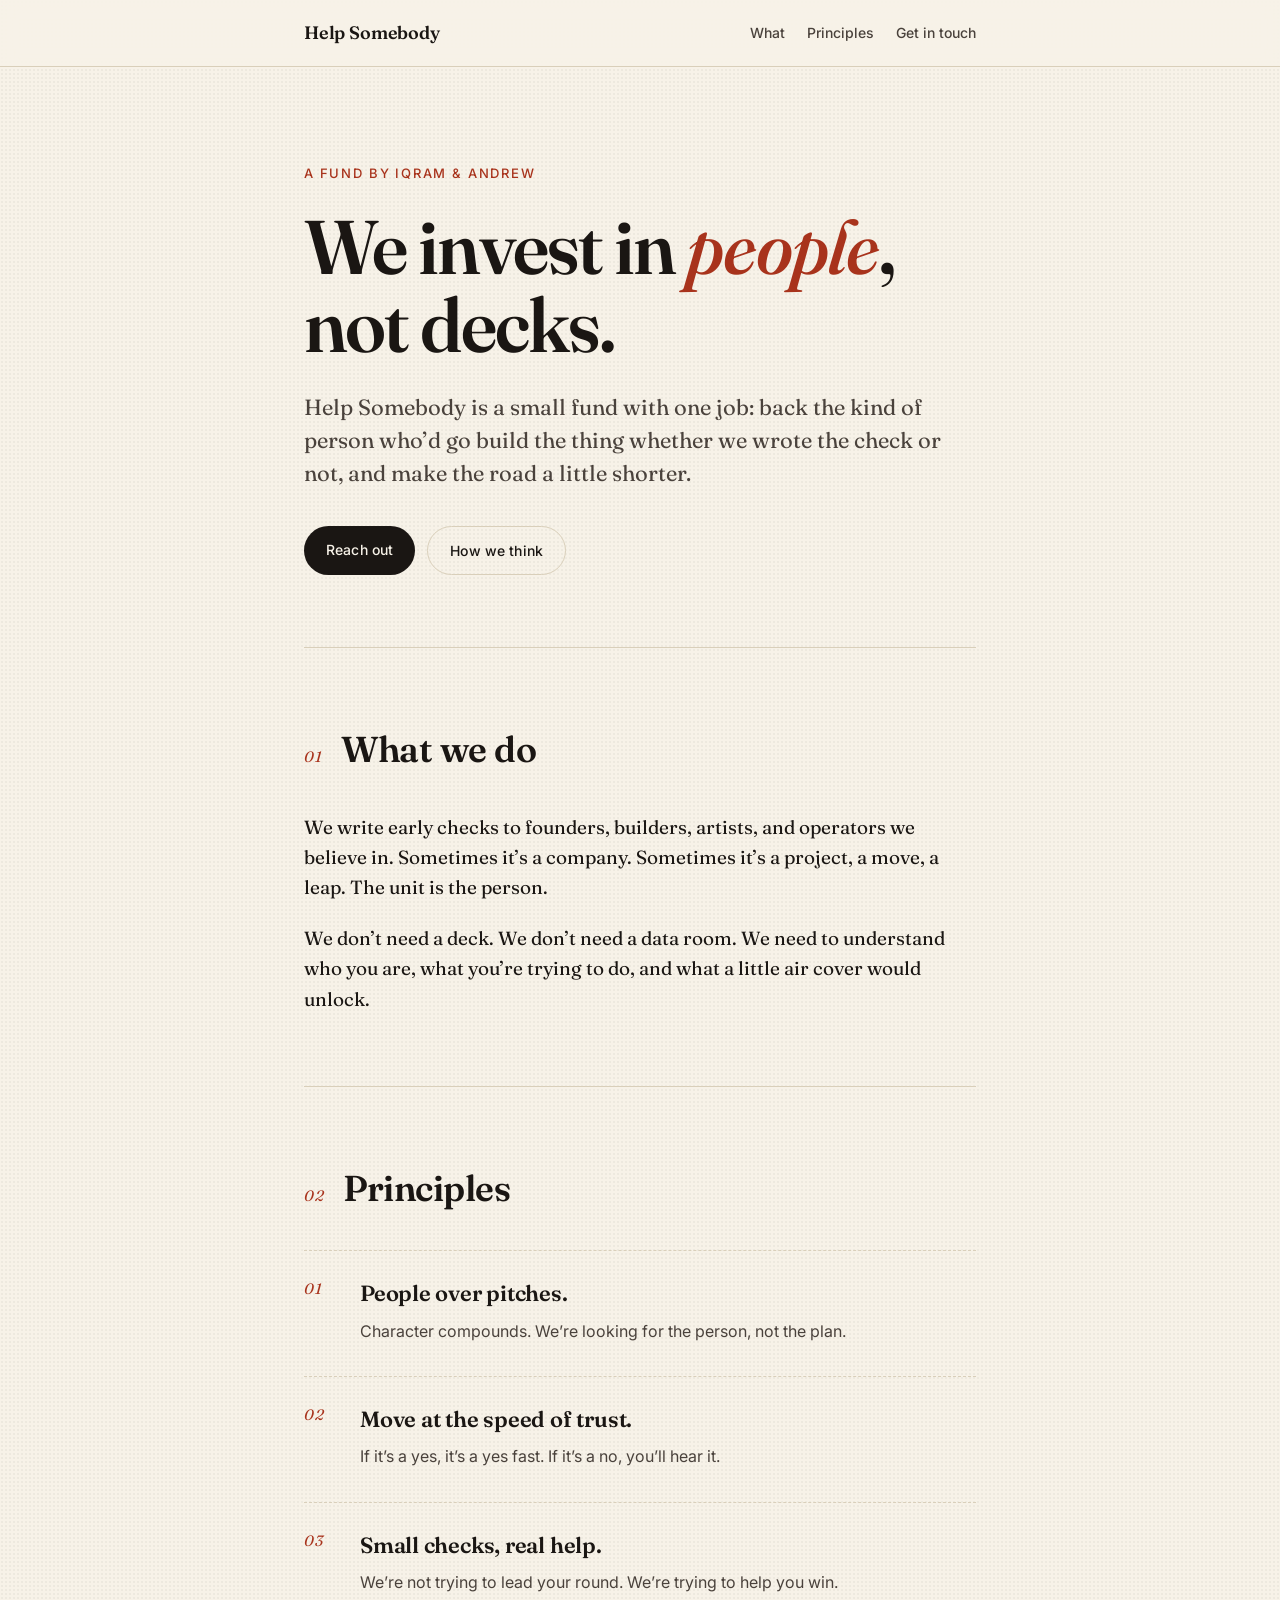
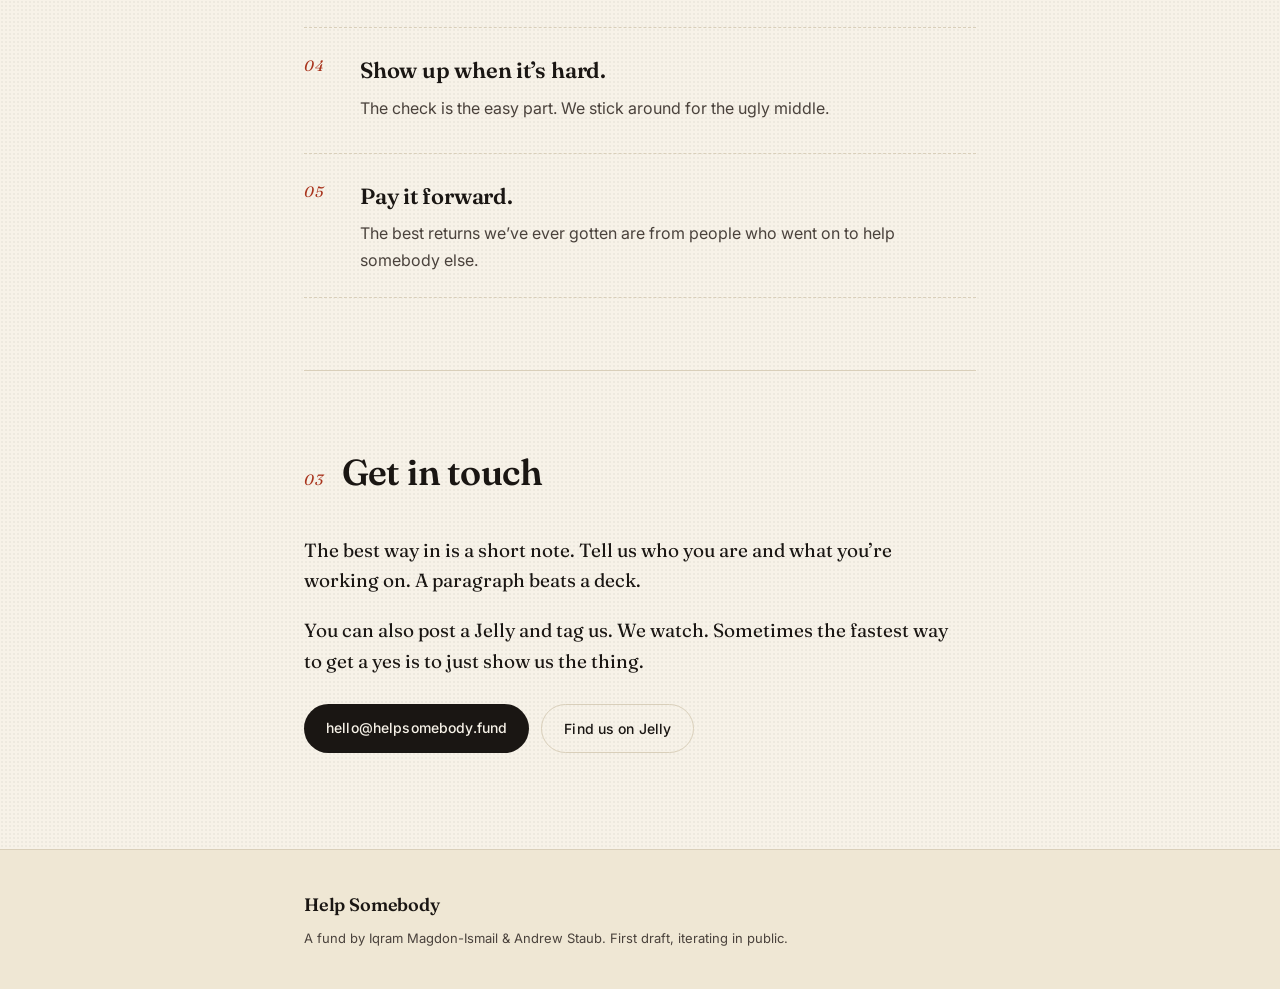
<file: v1/index.html>
<!DOCTYPE html>
<html lang="en">
<head>
  <meta charset="UTF-8" />
  <meta name="viewport" content="width=device-width, initial-scale=1.0" />
  <title>Help Somebody &middot; A fund that invests in people</title>
  <meta name="description" content="Help Somebody is a fund from Iqram and Andrew that invests in people, not decks." />
  <link rel="preconnect" href="https://fonts.googleapis.com" />
  <link rel="preconnect" href="https://fonts.gstatic.com" crossorigin />
  <link href="https://fonts.googleapis.com/css2?family=Fraunces:ital,opsz,wght@0,9..144,400;0,9..144,600;0,9..144,700;1,9..144,400&family=Inter:wght@400;500;600&display=swap" rel="stylesheet" />
  <link rel="stylesheet" href="styles.css" />
</head>
<body>
  <header class="nav">
    <div class="nav-inner">
      <a class="mark" href="#top">Help Somebody</a>
      <nav>
        <a href="#what">What</a>
        <a href="#principles">Principles</a>
        <a href="#reach">Get in touch</a>
      </nav>
    </div>
  </header>

  <main id="top">
    <section class="hero">
      <p class="eyebrow">A fund by Iqram &amp; Andrew</p>
      <h1>
        We invest in <em>people</em>,<br />
        not decks.
      </h1>
      <p class="lede">
        Help Somebody is a small fund with one job: back the kind of person
        who&rsquo;d go build the thing whether we wrote the check or not, and
        make the road a little shorter.
      </p>
      <div class="cta-row">
        <a class="cta" href="#reach">Reach out</a>
        <a class="cta cta-ghost" href="#principles">How we think</a>
      </div>
    </section>

    <section id="what" class="section reveal">
      <div class="section-head">
        <span class="num">01</span>
        <h2>What we do</h2>
      </div>
      <div class="prose">
        <p>
          We write early checks to founders, builders, artists, and operators
          we believe in. Sometimes it&rsquo;s a company. Sometimes it&rsquo;s a
          project, a move, a leap. The unit is the person.
        </p>
        <p>
          We don&rsquo;t need a deck. We don&rsquo;t need a data room. We need
          to understand who you are, what you&rsquo;re trying to do, and what a
          little air cover would unlock.
        </p>
      </div>
    </section>

    <section id="principles" class="section reveal">
      <div class="section-head">
        <span class="num">02</span>
        <h2>Principles</h2>
      </div>
      <ol class="principles">
        <li>
          <h3>People over pitches.</h3>
          <p>Character compounds. We&rsquo;re looking for the person, not the plan.</p>
        </li>
        <li>
          <h3>Move at the speed of trust.</h3>
          <p>If it&rsquo;s a yes, it&rsquo;s a yes fast. If it&rsquo;s a no, you&rsquo;ll hear it.</p>
        </li>
        <li>
          <h3>Small checks, real help.</h3>
          <p>We&rsquo;re not trying to lead your round. We&rsquo;re trying to help you win.</p>
        </li>
        <li>
          <h3>Show up when it&rsquo;s hard.</h3>
          <p>The check is the easy part. We stick around for the ugly middle.</p>
        </li>
        <li>
          <h3>Pay it forward.</h3>
          <p>The best returns we&rsquo;ve ever gotten are from people who went on to help somebody else.</p>
        </li>
      </ol>
    </section>

    <section id="reach" class="section reveal">
      <div class="section-head">
        <span class="num">03</span>
        <h2>Get in touch</h2>
      </div>
      <div class="prose">
        <p>
          The best way in is a short note. Tell us who you are and what
          you&rsquo;re working on. A paragraph beats a deck.
        </p>
        <p>
          You can also post a Jelly and tag us. We watch. Sometimes the
          fastest way to get a yes is to just show us the thing.
        </p>
        <div class="reach-row">
          <a class="cta" href="mailto:hello@helpsomebody.fund?subject=Help%20Somebody">hello@helpsomebody.fund</a>
          <a class="cta cta-ghost" href="https://jellyjelly.com" target="_blank" rel="noopener">Find us on Jelly</a>
        </div>
      </div>
    </section>
  </main>

  <footer class="footer">
    <div class="footer-inner">
      <p class="mark">Help Somebody</p>
      <p class="fine">A fund by Iqram Magdon-Ismail &amp; Andrew Staub. First draft, iterating in public.</p>
    </div>
  </footer>

  <script src="script.js"></script>
</body>
</html>
</file>
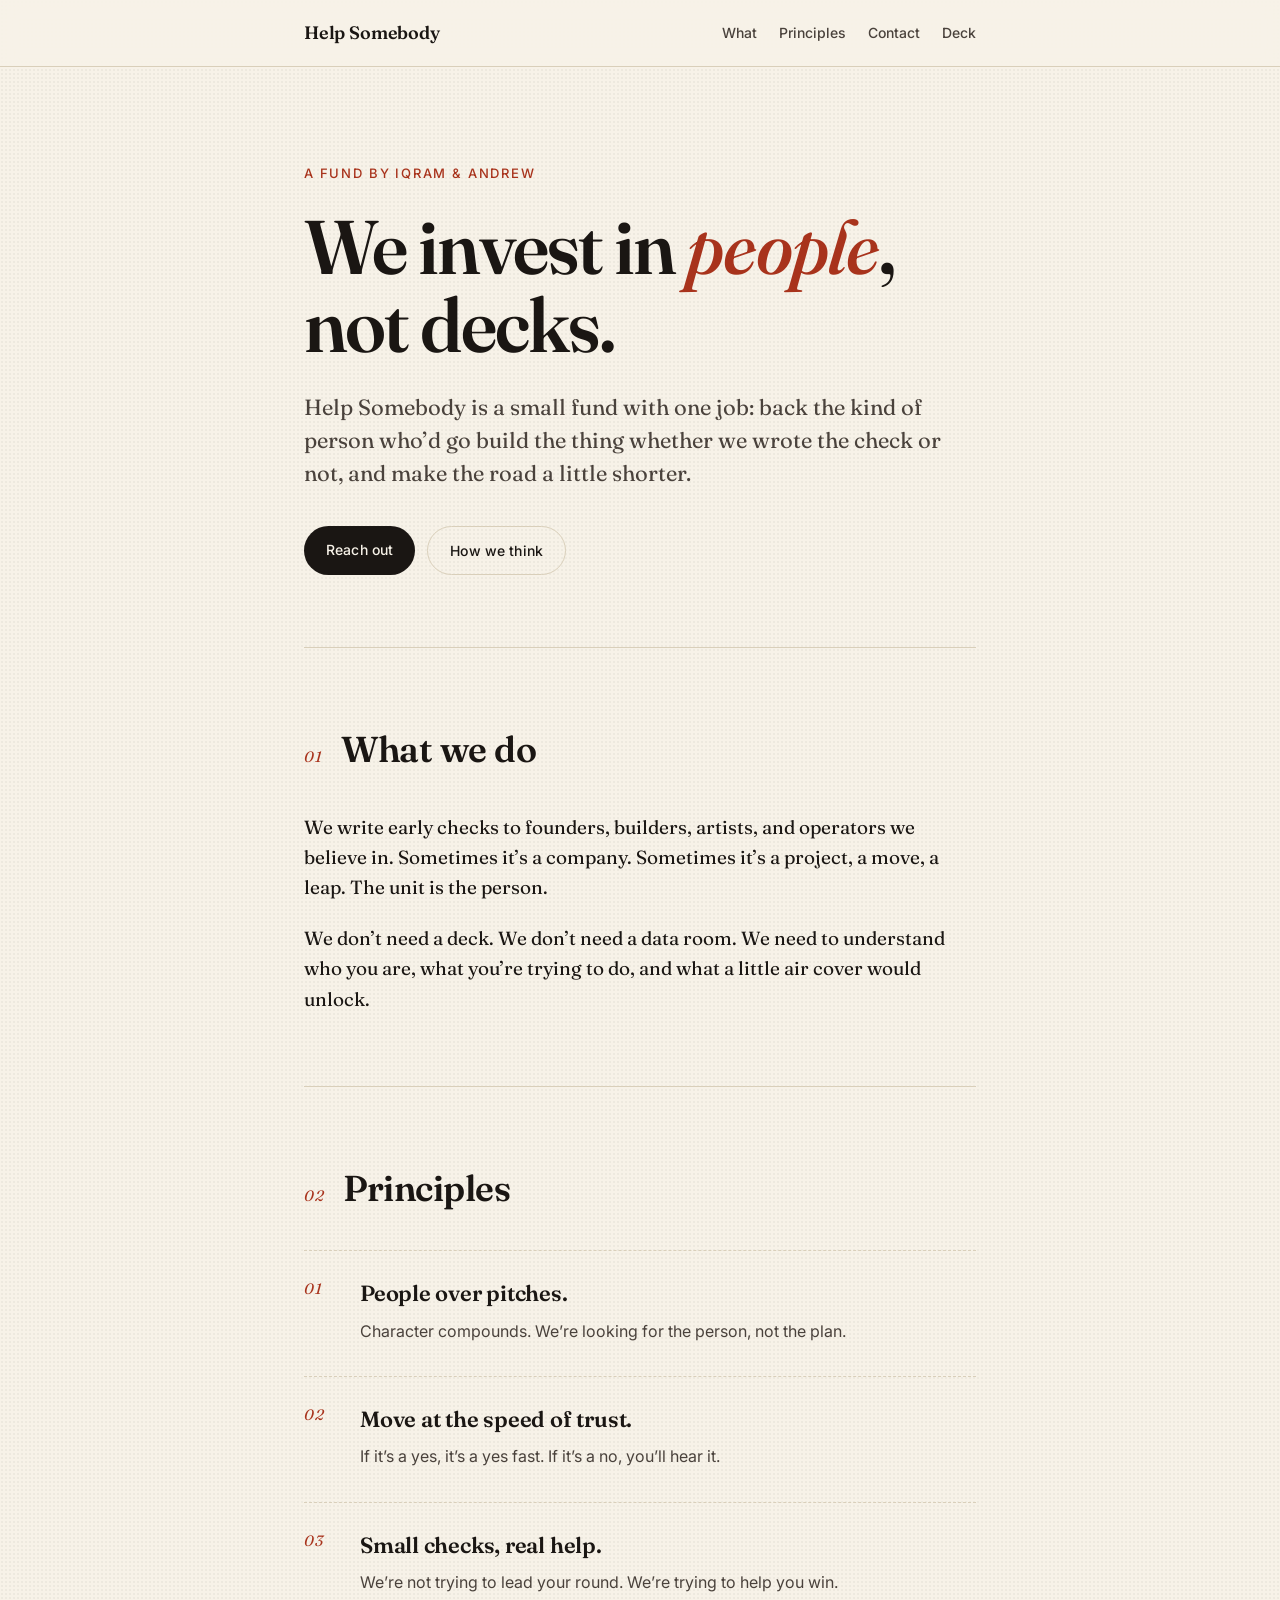
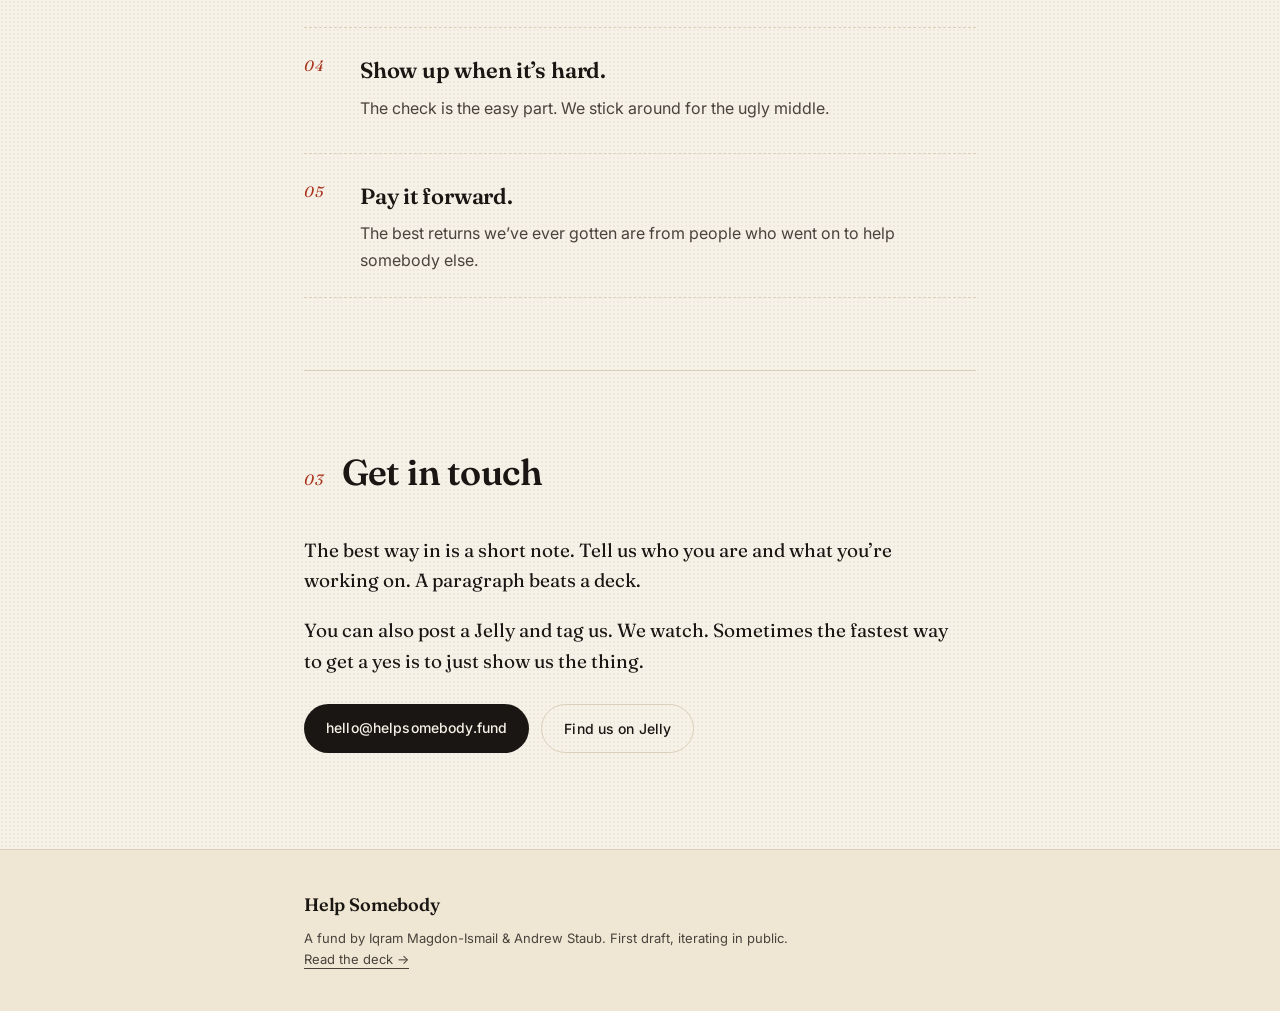
<file: v5/index.html>
<!DOCTYPE html>
<html lang="en">
<head>
  <meta charset="UTF-8" />
  <meta name="viewport" content="width=device-width, initial-scale=1.0" />
  <title>Help Somebody &middot; A fund that invests in people</title>
  <meta name="description" content="Help Somebody is a fund from Iqram and Andrew that invests in people, not decks." />
  <link rel="preconnect" href="https://fonts.googleapis.com" />
  <link rel="preconnect" href="https://fonts.gstatic.com" crossorigin />
  <link href="https://fonts.googleapis.com/css2?family=Fraunces:ital,opsz,wght@0,9..144,400;0,9..144,600;0,9..144,700;1,9..144,400&family=Inter:wght@400;500;600&display=swap" rel="stylesheet" />
  <link rel="stylesheet" href="styles.css" />
</head>
<body>
  <header class="nav">
    <div class="nav-inner">
      <a class="mark" href="#top">Help Somebody</a>
      <nav>
        <a href="#what">What</a>
        <a href="#principles">Principles</a>
        <a href="#reach">Contact</a>
        <a href="/deck">Deck</a>
      </nav>
    </div>
  </header>

  <main id="top">
    <section class="hero">
      <p class="eyebrow">A fund by Iqram &amp; Andrew</p>
      <h1>
        We invest in <em>people</em>,<br />
        not decks.
      </h1>
      <p class="lede">
        Help Somebody is a small fund with one job: back the kind of person
        who&rsquo;d go build the thing whether we wrote the check or not, and
        make the road a little shorter.
      </p>
      <div class="cta-row">
        <a class="cta" href="#reach">Reach out</a>
        <a class="cta cta-ghost" href="#principles">How we think</a>
      </div>
    </section>

    <section id="what" class="section reveal">
      <div class="section-head">
        <span class="num">01</span>
        <h2>What we do</h2>
      </div>
      <div class="prose">
        <p>
          We write early checks to founders, builders, artists, and operators
          we believe in. Sometimes it&rsquo;s a company. Sometimes it&rsquo;s a
          project, a move, a leap. The unit is the person.
        </p>
        <p>
          We don&rsquo;t need a deck. We don&rsquo;t need a data room. We need
          to understand who you are, what you&rsquo;re trying to do, and what a
          little air cover would unlock.
        </p>
      </div>
    </section>

    <section id="principles" class="section reveal">
      <div class="section-head">
        <span class="num">02</span>
        <h2>Principles</h2>
      </div>
      <ol class="principles">
        <li>
          <h3>People over pitches.</h3>
          <p>Character compounds. We&rsquo;re looking for the person, not the plan.</p>
        </li>
        <li>
          <h3>Move at the speed of trust.</h3>
          <p>If it&rsquo;s a yes, it&rsquo;s a yes fast. If it&rsquo;s a no, you&rsquo;ll hear it.</p>
        </li>
        <li>
          <h3>Small checks, real help.</h3>
          <p>We&rsquo;re not trying to lead your round. We&rsquo;re trying to help you win.</p>
        </li>
        <li>
          <h3>Show up when it&rsquo;s hard.</h3>
          <p>The check is the easy part. We stick around for the ugly middle.</p>
        </li>
        <li>
          <h3>Pay it forward.</h3>
          <p>The best returns we&rsquo;ve ever gotten are from people who went on to help somebody else.</p>
        </li>
      </ol>
    </section>

    <section id="reach" class="section reveal">
      <div class="section-head">
        <span class="num">03</span>
        <h2>Get in touch</h2>
      </div>
      <div class="prose">
        <p>
          The best way in is a short note. Tell us who you are and what
          you&rsquo;re working on. A paragraph beats a deck.
        </p>
        <p>
          You can also post a Jelly and tag us. We watch. Sometimes the
          fastest way to get a yes is to just show us the thing.
        </p>
        <div class="reach-row">
          <a class="cta" href="mailto:hello@helpsomebody.fund?subject=Help%20Somebody">hello@helpsomebody.fund</a>
          <a class="cta cta-ghost" href="https://jellyjelly.com" target="_blank" rel="noopener">Find us on Jelly</a>
        </div>
      </div>
    </section>
  </main>

  <footer class="footer">
    <div class="footer-inner">
      <p class="mark">Help Somebody</p>
      <p class="fine">A fund by Iqram Magdon-Ismail &amp; Andrew Staub. First draft, iterating in public.</p>
      <p class="fine"><a href="/deck">Read the deck &rarr;</a></p>
    </div>
  </footer>

  <script src="script.js"></script>
</body>
</html>
</file>
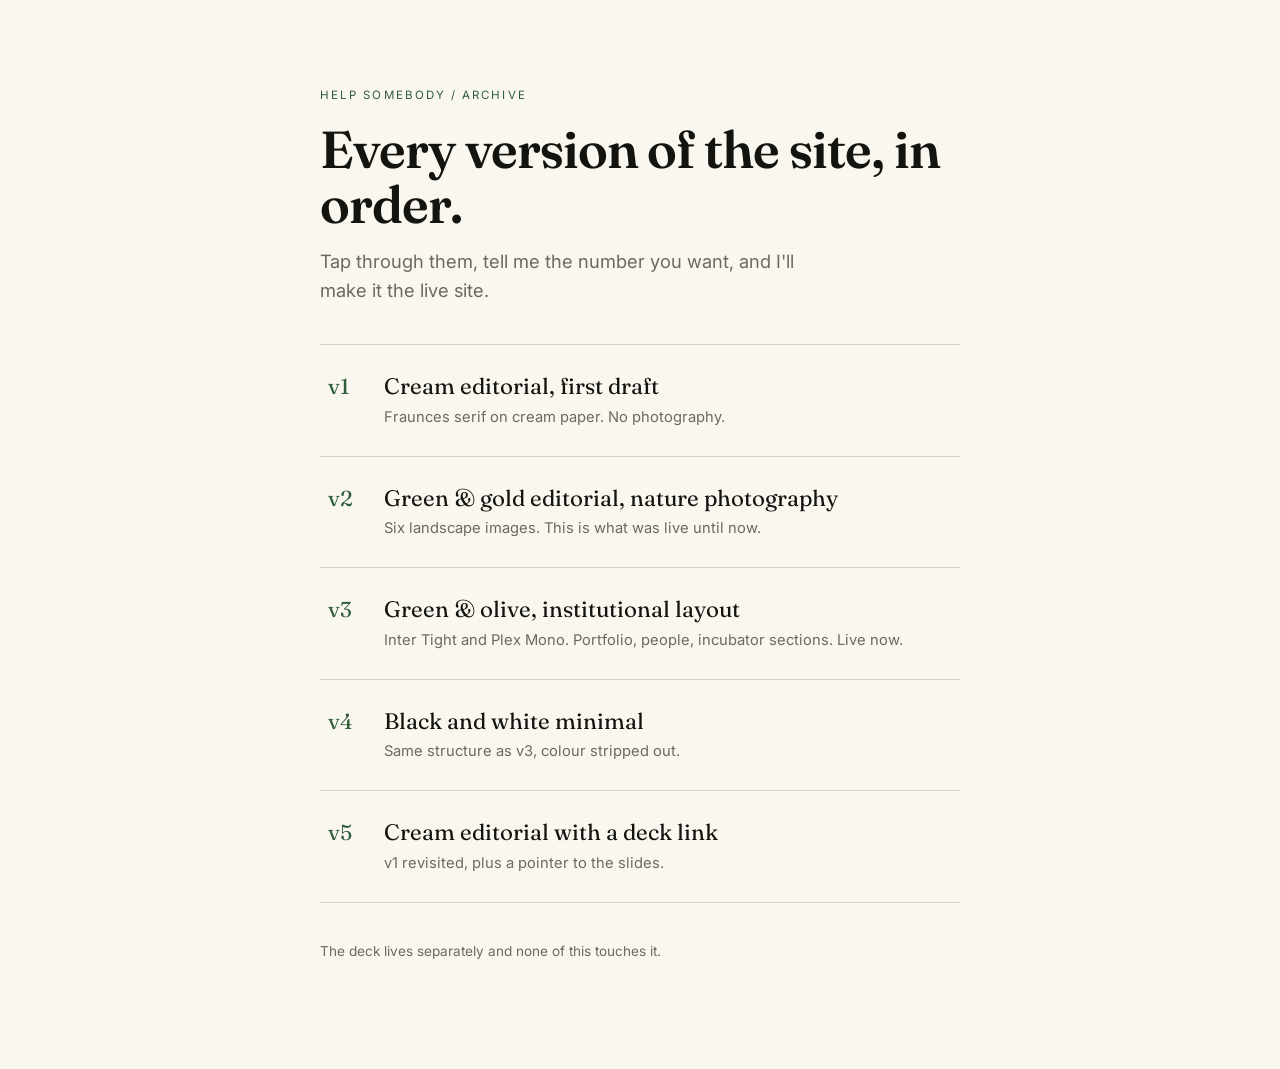
<file: versions/index.html>
<!DOCTYPE html>
<html lang="en">
<head>
<meta charset="utf-8">
<meta name="viewport" content="width=device-width, initial-scale=1">
<title>Help Somebody / site versions</title>
<link rel="preconnect" href="https://fonts.googleapis.com">
<link rel="preconnect" href="https://fonts.gstatic.com" crossorigin>
<link href="https://fonts.googleapis.com/css2?family=Fraunces:opsz,wght@9..144,400;9..144,600&family=Inter:wght@400;500&display=swap" rel="stylesheet">
<link rel="stylesheet" href="versions.css">
</head>
<body>
<main>
  <p class="kicker">Help Somebody / archive</p>
  <h1>Every version of the site, in order.</h1>
  <p class="lede">Tap through them, tell me the number you want, and I'll make it the live site.</p>

  <ol class="versions">
    <li>
      <a href="../v1/">
        <span class="num">v1</span>
        <span class="body">
          <span class="name">Cream editorial, first draft</span>
          <span class="desc">Fraunces serif on cream paper. No photography.</span>
        </span>
      </a>
    </li>
    <li>
      <a href="../v2/">
        <span class="num">v2</span>
        <span class="body">
          <span class="name">Green &amp; gold editorial, nature photography</span>
          <span class="desc">Six landscape images. This is what was live until now.</span>
        </span>
      </a>
    </li>
    <li>
      <a href="../v3/">
        <span class="num">v3</span>
        <span class="body">
          <span class="name">Green &amp; olive, institutional layout</span>
          <span class="desc">Inter Tight and Plex Mono. Portfolio, people, incubator sections. Live now.</span>
        </span>
      </a>
    </li>
    <li>
      <a href="../v4/">
        <span class="num">v4</span>
        <span class="body">
          <span class="name">Black and white minimal</span>
          <span class="desc">Same structure as v3, colour stripped out.</span>
        </span>
      </a>
    </li>
    <li>
      <a href="../v5/">
        <span class="num">v5</span>
        <span class="body">
          <span class="name">Cream editorial with a deck link</span>
          <span class="desc">v1 revisited, plus a pointer to the slides.</span>
        </span>
      </a>
    </li>
  </ol>

  <p class="foot">The deck lives separately and none of this touches it.</p>
</main>
</body>
</html>
</file>
<file: deck/styles.css>
:root{
  --ink:#12100e;
  --cream:#f7f1e4;
  --paper:#fffaf0;
  --red:#e8402a;
  --blue:#2b5cff;
  --lime:#d8f34a;
  --plum:#4a2478;
  --amber:#ffb020;
}

*{box-sizing:border-box;margin:0;padding:0}
html,body{height:100%}
body{
  background:var(--ink);
  color:var(--ink);
  font-family:'Space Grotesk',sans-serif;
  -webkit-font-smoothing:antialiased;
}

#deck{width:100%}
.slide{
  display:none;
  min-height:100dvh;
  padding:clamp(24px,6vw,80px);
  padding-top:clamp(72px,13vw,92px);
  padding-bottom:clamp(104px,14vw,120px);
  position:relative;
  overflow-x:hidden;
  overflow-y:auto;
  background:var(--cream);
}
.slide.is-active{display:flex;align-items:center}
.wrap{width:100%;max-width:900px;margin:0 auto;position:relative;z-index:2}
.wrap--wide{max-width:1180px}

.kicker{
  font-size:clamp(11px,2.6vw,13px);
  letter-spacing:.22em;
  text-transform:uppercase;
  font-weight:700;
  color:var(--red);
  margin-bottom:clamp(16px,3vw,26px);
}
.kicker--light{color:var(--lime)}

.mega{
  font-family:'Fraunces',serif;
  font-weight:900;
  font-size:clamp(60px,17vw,168px);
  line-height:.86;
  letter-spacing:-.03em;
}
.mega em{font-style:italic;color:var(--red);font-weight:800}
.mega--ask{color:var(--lime);font-style:italic}

.headline{
  font-family:'Fraunces',serif;
  font-weight:800;
  font-size:clamp(32px,7.4vw,66px);
  line-height:1.03;
  letter-spacing:-.02em;
  max-width:20ch;
}
.headline--light{color:var(--paper)}
.headline--tight{font-size:clamp(27px,5.6vw,48px);max-width:24ch}

.stat{font-family:'Fraunces',serif;font-weight:900;line-height:.9}
.stat__num{
  display:block;
  font-size:clamp(96px,26vw,250px);
  color:var(--red);
  letter-spacing:-.05em;
}
.stat__tail{
  display:block;
  font-family:'Space Grotesk',sans-serif;
  font-weight:500;
  font-size:clamp(21px,4.6vw,38px);
  color:var(--paper);
  letter-spacing:-.01em;
  line-height:1.15;
  margin-top:.25em;
  max-width:22ch;
}

.lede{
  font-size:clamp(18px,4.2vw,30px);
  line-height:1.3;
  margin-top:clamp(20px,4vw,34px);
  max-width:24ch;
  font-weight:500;
}
.big{
  font-size:clamp(16px,3.6vw,25px);
  line-height:1.42;
  margin-top:clamp(18px,3.4vw,30px);
  max-width:34ch;
  font-weight:400;
}
.big em{font-style:italic;font-family:'Fraunces',serif;font-weight:700}
.byline{
  margin-top:clamp(24px,5vw,44px);
  font-size:clamp(12px,2.8vw,15px);
  letter-spacing:.14em;
  text-transform:uppercase;
  font-weight:700;
  opacity:.7;
}
.foot{
  margin-top:clamp(20px,4vw,32px);
  font-size:clamp(13px,3vw,18px);
  color:var(--amber);
  font-weight:500;
}
.mark{background:var(--lime);padding:0 .18em;font-weight:700}

.slide--title{background:var(--paper)}
.slide--title:before{
  content:"";position:absolute;right:-18vw;top:-18vw;
  width:62vw;height:62vw;border-radius:50%;
  background:var(--amber);opacity:.3;z-index:1;
}
.slide--problem{background:var(--ink)}
.slide--problem .big{color:var(--paper);opacity:.9}
.slide--insight{background:var(--lime)}
.slide--why-now{background:var(--plum)}
.slide--why-now .big{color:var(--paper);opacity:.92}
.slide--solution{background:var(--paper)}
.slide--team{background:var(--blue)}
.slide--team .person p{color:var(--paper);opacity:.88}
.slide--team .person h3{color:var(--lime)}
.slide--traction{background:var(--cream)}
.slide--people{background:var(--paper)}
.slide--market{background:var(--ink)}
.slide--market .person h3{color:var(--red)}
.slide--market .person p{color:var(--paper);opacity:.85}
.slide--model{background:var(--amber)}
.slide--ask{background:var(--ink)}
.slide--ask .lede,.slide--ask .byline{color:var(--paper)}

.slide--traction,.slide--solution,.slide--people{
  background-image:radial-gradient(rgba(18,16,14,.16) 1px,transparent 1px);
  background-size:20px 20px;
}

.tiles{list-style:none;display:flex;flex-wrap:wrap;gap:10px;margin-top:clamp(20px,4vw,32px)}
.tile{
  font-weight:700;
  font-size:clamp(13px,3.2vw,19px);
  padding:.55em 1em;
  border:2px solid var(--ink);
  border-radius:999px;
  box-shadow:4px 4px 0 var(--ink);
  background:#fff;
}
.tile--a{background:var(--lime)}
.tile--b{background:#ffd9f2}
.tile--c{background:#c9e8ff}
.tile--d{background:var(--amber)}

.duo{display:grid;gap:clamp(18px,3vw,36px);margin-top:clamp(24px,4vw,40px)}
.person h3{
  font-family:'Fraunces',serif;
  font-size:clamp(20px,4.4vw,30px);
  font-weight:800;
  line-height:1.05;
  margin-bottom:.4em;
}
.person p{font-size:clamp(14px,3.2vw,18px);line-height:1.35}

.cards{display:grid;gap:16px;margin-top:clamp(22px,3.4vw,34px)}
.card{
  background:#fff;
  border:2.5px solid var(--ink);
  box-shadow:7px 7px 0 var(--ink);
  padding:clamp(16px,2.4vw,24px);
}
.card__name{
  font-family:'Fraunces',serif;
  font-weight:900;
  font-size:clamp(22px,4.4vw,29px);
  line-height:1;
  letter-spacing:-.02em;
  padding-bottom:.45em;
  border-bottom:2px solid var(--ink);
  margin-bottom:.7em;
}
.cv{list-style:none;display:grid;gap:.5em}
.cv li{
  font-size:clamp(13px,3vw,16px);
  line-height:1.32;
  padding-left:1.1em;
  position:relative;
}
.cv li:before{content:"";position:absolute;left:0;top:.5em;width:7px;height:7px;background:var(--red)}
.cv b{font-weight:700}

.backed{list-style:none;margin-top:clamp(18px,2.8vw,28px)}
.backed__row{
  display:grid;
  gap:8px;
  padding:clamp(13px,1.9vw,17px) 0;
  border-top:2px dashed rgba(18,16,14,.26);
}
.backed__row:last-child{border-bottom:2px dashed rgba(18,16,14,.26)}
.backed__who{display:flex;flex-wrap:wrap;align-items:center;gap:10px}
.backed__name{
  font-family:'Fraunces',serif;
  font-weight:900;
  font-size:clamp(21px,4.8vw,30px);
  line-height:1;
  letter-spacing:-.025em;
}
.backed__co{
  font-size:clamp(10px,2.5vw,12px);
  font-weight:700;
  letter-spacing:.16em;
  text-transform:uppercase;
  padding:.45em .85em;
  border:2px solid var(--ink);
  border-radius:999px;
  background:#c9e8ff;
  box-shadow:3px 3px 0 var(--ink);
  white-space:nowrap;
}
.backed__note{
  font-size:clamp(13px,3.2vw,17px);
  line-height:1.28;
  opacity:.78;
  font-weight:400;
}
.backed__badge{
  font-size:clamp(10px,2.4vw,11px);
  font-weight:700;
  letter-spacing:.2em;
  text-transform:uppercase;
  color:var(--red);
}
.backed__badge:empty{display:none}
.backed__row--hero .backed__name{font-size:clamp(27px,6.4vw,42px)}
.backed__row--hero .backed__co{background:var(--lime)}
.also{
  margin-top:clamp(15px,2.5vw,22px);
  font-size:clamp(12px,3vw,15px);
  line-height:1.5;
  font-weight:400;
  opacity:.68;
}
.also b{font-weight:700}

.nums{display:grid;gap:14px;margin-top:clamp(22px,3.4vw,34px)}
.nums>div{border-top:2.5px solid var(--ink);padding-top:10px}
.nums dt{
  font-size:clamp(11px,2.6vw,13px);
  letter-spacing:.18em;
  text-transform:uppercase;
  font-weight:700;
  opacity:.7;
}
.nums dd{
  font-family:'Fraunces',serif;
  font-weight:900;
  font-size:clamp(40px,9vw,72px);
  line-height:1;
  letter-spacing:-.03em;
}

#hud{
  position:fixed;
  bottom:16px;left:50%;transform:translateX(-50%);
  display:flex;align-items:center;gap:4px;
  background:var(--ink);
  border-radius:999px;
  padding:6px;
  z-index:50;
  box-shadow:0 6px 24px rgba(0,0,0,.3);
}
#hud button{
  width:48px;height:48px;
  border:none;border-radius:50%;
  background:transparent;color:var(--paper);
  font-size:19px;cursor:pointer;
  font-family:inherit;
  transition:background .15s ease,transform .15s ease;
}
#hud button:hover{background:rgba(255,255,255,.15)}
#hud button:active{transform:scale(.88)}
#counter{
  color:var(--paper);
  font-size:12px;font-weight:700;
  letter-spacing:.12em;
  min-width:58px;text-align:center;
  font-variant-numeric:tabular-nums;
}
#hint{
  position:fixed;bottom:24px;right:22px;
  color:var(--paper);opacity:.45;
  font-size:11px;letter-spacing:.2em;text-transform:uppercase;
  z-index:50;display:none;
  transition:opacity .5s ease;
}
#hint.is-gone{opacity:0}

.slide.is-active .wrap>*{animation:rise .5s cubic-bezier(.2,.7,.2,1) both}
.slide.is-active .wrap>*:nth-child(2){animation-delay:.05s}
.slide.is-active .wrap>*:nth-child(3){animation-delay:.1s}
.slide.is-active .wrap>*:nth-child(4){animation-delay:.15s}
.slide.is-active .wrap>*:nth-child(5){animation-delay:.2s}
@keyframes rise{from{opacity:0;transform:translateY(14px)}to{opacity:1;transform:none}}
@media (prefers-reduced-motion:reduce){.slide.is-active .wrap>*{animation:none}}

@media (min-width:820px){
  #hint{display:block}
  .duo{grid-template-columns:1fr 1fr;gap:44px}
  .cards{grid-template-columns:repeat(3,1fr);gap:22px}
  .backed__row{
    grid-template-columns:minmax(0,1.05fr) minmax(0,1fr) auto;
    align-items:center;
    gap:28px;
  }
  .backed__badge{text-align:right}
  .nums{grid-template-columns:repeat(3,1fr);gap:28px}
  .slide{padding-bottom:clamp(80px,8vw,100px)}
}

@page{size:landscape;margin:0}
@media print{
  body{background:#fff}
  #hud,#hint{display:none!important}
  .slide{
    display:flex!important;
    align-items:center;
    min-height:0;
    height:100vh;
    page-break-after:always;
    break-after:page;
    padding:6vh 7vw;
    -webkit-print-color-adjust:exact;
    print-color-adjust:exact;
  }
  .slide:last-child{page-break-after:auto;break-after:auto}
  .slide .wrap>*{animation:none!important}
}
</file>
<file: deck/themes.css>
/* ============================================================
   THEME OVERRIDES
   styles.css owns layout + the default "zine" look.
   This file repaints the deck for the other two options.
   ============================================================ */

/* ---------- shared: theme picker ---------- */
#themes{
  position:fixed;
  top:12px;left:50%;transform:translateX(-50%);
  display:flex;gap:2px;
  background:rgba(12,12,14,.9);
  border-radius:999px;
  padding:4px;
  z-index:60;
  backdrop-filter:blur(6px);
  box-shadow:0 4px 20px rgba(0,0,0,.28);
}
#themes button{
  appearance:none;border:none;cursor:pointer;
  background:transparent;color:#f2efe9;
  font-family:'Inter',sans-serif;
  font-size:11px;font-weight:600;
  letter-spacing:.13em;text-transform:uppercase;
  padding:9px 14px;min-height:36px;
  border-radius:999px;
  opacity:.55;
  transition:opacity .18s ease,background .18s ease;
}
#themes button:hover{opacity:.85}
#themes button[aria-pressed="true"]{
  opacity:1;background:#f2efe9;color:#0c0c0e;
}
@media print{#themes{display:none!important}}


/* ============================================================
   THEME: NOIR  —  luxury / minimal
   near-black + bone, one electric accent, Playfair at scale,
   hairlines only, no shadows, no radius, lots of air.
   ============================================================ */
[data-theme="noir"]{
  --acc:#5f7bff;
  --bone:#f2efe9;
  --coal:#0b0b0e;
}
[data-theme="noir"] body,
body[data-theme="noir"]{background:var(--coal)}

[data-theme="noir"] .slide,
[data-theme="noir"] .slide--title,
[data-theme="noir"] .slide--insight,
[data-theme="noir"] .slide--solution,
[data-theme="noir"] .slide--traction,
[data-theme="noir"] .slide--people,
[data-theme="noir"] .slide--model{
  background:var(--bone);
  color:var(--coal);
  background-image:none;
}
[data-theme="noir"] .slide--problem,
[data-theme="noir"] .slide--why-now,
[data-theme="noir"] .slide--team,
[data-theme="noir"] .slide--market,
[data-theme="noir"] .slide--ask{
  background:var(--coal);
  color:var(--bone);
  background-image:none;
}
[data-theme="noir"] .slide--title:before{
  border:1px solid rgba(11,11,14,.16);
  background:transparent;opacity:1;
  right:-22vw;top:-22vw;width:70vw;height:70vw;
}

[data-theme="noir"] .mega,
[data-theme="noir"] .headline,
[data-theme="noir"] .stat,
[data-theme="noir"] .person h3,
[data-theme="noir"] .card__name,
[data-theme="noir"] .nums dd{
  font-family:'Playfair Display',serif;
}
[data-theme="noir"] .lede,
[data-theme="noir"] .big,
[data-theme="noir"] .kicker,
[data-theme="noir"] .byline,
[data-theme="noir"] .foot,
[data-theme="noir"] .cv li,
[data-theme="noir"] .person p,
[data-theme="noir"] .tile,
[data-theme="noir"] .nums dt,
[data-theme="noir"] .stat__tail{
  font-family:'Inter',sans-serif;
}

[data-theme="noir"] .mega{font-weight:500;letter-spacing:-.035em;line-height:.9}
[data-theme="noir"] .mega em{color:var(--acc);font-weight:500}
[data-theme="noir"] .mega--ask{color:var(--acc);font-style:normal;font-weight:500}
[data-theme="noir"] .headline{font-weight:500;letter-spacing:-.02em;line-height:1.06}
[data-theme="noir"] .headline--light{color:inherit}
[data-theme="noir"] .kicker,
[data-theme="noir"] .kicker--light{color:var(--acc);font-weight:600;letter-spacing:.3em}
[data-theme="noir"] .stat__num{color:var(--acc);font-weight:500;letter-spacing:-.05em}
[data-theme="noir"] .stat__tail{color:inherit;font-weight:300;opacity:.85}
[data-theme="noir"] .lede{font-weight:300;opacity:.9}
[data-theme="noir"] .big{font-weight:300;color:inherit;opacity:.82}
[data-theme="noir"] .big em{font-family:'Playfair Display',serif;font-weight:500}
[data-theme="noir"] .slide--problem .big,
[data-theme="noir"] .slide--why-now .big{color:inherit;opacity:.82}
[data-theme="noir"] .slide--ask .lede,
[data-theme="noir"] .slide--ask .byline{color:inherit}
[data-theme="noir"] .byline{font-weight:500;letter-spacing:.22em;opacity:.5}
[data-theme="noir"] .foot{color:var(--acc);font-weight:400}
[data-theme="noir"] .mark{background:transparent;color:var(--acc);padding:0;font-weight:500}

[data-theme="noir"] .tile{
  background:transparent;border:1px solid currentColor;
  border-radius:0;box-shadow:none;
  font-weight:500;font-size:clamp(11px,2.8vw,13px);
  letter-spacing:.2em;text-transform:uppercase;
  padding:.85em 1.2em;opacity:.75;
}
[data-theme="noir"] .tiles{gap:8px}

[data-theme="noir"] .person h3{font-weight:500;color:inherit}
[data-theme="noir"] .person p{color:inherit;opacity:.62;font-weight:300}
[data-theme="noir"] .slide--team .person h3,
[data-theme="noir"] .slide--market .person h3{color:var(--acc)}
[data-theme="noir"] .slide--team .person p,
[data-theme="noir"] .slide--market .person p{color:inherit;opacity:.7}

[data-theme="noir"] .card{
  background:transparent;border:none;box-shadow:none;
  border-top:1px solid rgba(11,11,14,.22);
  padding:22px 0 0;
}
[data-theme="noir"] .card__name{
  font-weight:500;border-bottom:none;
  padding-bottom:0;margin-bottom:.7em;
  font-size:clamp(23px,4.4vw,31px);
}
[data-theme="noir"] .cv{gap:.65em}
[data-theme="noir"] .cv li{font-weight:300;opacity:.85;padding-left:0}
[data-theme="noir"] .cv li:before{display:none}
[data-theme="noir"] .cv b{font-weight:600;opacity:1}

[data-theme="noir"] .backed__name{font-family:'Playfair Display',serif;font-weight:500;letter-spacing:-.03em}
[data-theme="noir"] .backed__row,
[data-theme="noir"] .backed__row:last-child{
  border-top:1px solid rgba(11,11,14,.2);
  border-bottom:none;
}
[data-theme="noir"] .backed__co{
  font-family:'Inter',sans-serif;
  background:transparent;border:none;box-shadow:none;
  border-radius:0;padding:0;
  color:var(--acc);font-weight:600;letter-spacing:.24em;
}
[data-theme="noir"] .backed__note{font-family:'Inter',sans-serif;font-weight:300;opacity:.65}
[data-theme="noir"] .backed__badge{font-family:'Inter',sans-serif;color:var(--acc);font-weight:600;opacity:.85}
[data-theme="noir"] .also{font-family:'Inter',sans-serif;font-weight:300;opacity:.55}
[data-theme="noir"] .also b{font-weight:500}

[data-theme="noir"] .nums>div{border-top:1px solid rgba(11,11,14,.22)}
[data-theme="noir"] .nums dt{font-weight:600;letter-spacing:.24em;opacity:.5}
[data-theme="noir"] .nums dd{font-weight:500;letter-spacing:-.03em}

[data-theme="noir"] #hud{background:var(--coal);box-shadow:0 6px 24px rgba(0,0,0,.35)}
[data-theme="noir"] #counter,
[data-theme="noir"] #hud button{color:var(--bone);font-family:'Inter',sans-serif}


/* ============================================================
   THEME: PRESS  —  editorial / restrained
   warm paper, Source Serif, one ink red, rules instead of boxes,
   reads like a printed prospectus.
   ============================================================ */
[data-theme="press"]{
  --acc:#a8321f;
  --paperw:#fbf8f1;
  --paperw2:#f4efe3;
  --inkp:#1d1b17;
}
[data-theme="press"] body,
body[data-theme="press"]{background:var(--inkp)}

[data-theme="press"] .slide{
  background:var(--paperw);
  color:var(--inkp);
  background-image:none;
}
[data-theme="press"] .slide--insight,
[data-theme="press"] .slide--traction,
[data-theme="press"] .slide--model{background:var(--paperw2)}
[data-theme="press"] .slide--problem,
[data-theme="press"] .slide--why-now,
[data-theme="press"] .slide--team,
[data-theme="press"] .slide--market,
[data-theme="press"] .slide--ask{
  background:var(--inkp);
  color:var(--paperw);
}
[data-theme="press"] .slide--title:before{
  background:var(--acc);opacity:.09;
  border-radius:0;
  right:auto;left:0;top:0;
  width:100%;height:10px;
}

[data-theme="press"] .mega,
[data-theme="press"] .headline,
[data-theme="press"] .stat,
[data-theme="press"] .person h3,
[data-theme="press"] .card__name,
[data-theme="press"] .nums dd,
[data-theme="press"] .lede{
  font-family:'Source Serif 4',serif;
}
[data-theme="press"] .big,
[data-theme="press"] .kicker,
[data-theme="press"] .byline,
[data-theme="press"] .foot,
[data-theme="press"] .cv li,
[data-theme="press"] .person p,
[data-theme="press"] .tile,
[data-theme="press"] .nums dt,
[data-theme="press"] .stat__tail{
  font-family:'Inter',sans-serif;
}

[data-theme="press"] .mega{font-weight:700;letter-spacing:-.025em;line-height:.92}
[data-theme="press"] .mega em{color:var(--acc);font-weight:700}
[data-theme="press"] .mega--ask{color:var(--acc);font-style:normal}
[data-theme="press"] .headline{font-weight:600;line-height:1.1;letter-spacing:-.012em}
[data-theme="press"] .headline--light{color:inherit}
[data-theme="press"] .kicker,
[data-theme="press"] .kicker--light{
  color:var(--acc);font-weight:600;letter-spacing:.26em;
  padding-bottom:.9em;border-bottom:1px solid currentColor;
  display:inline-block;
}
[data-theme="press"] .slide--problem .kicker,
[data-theme="press"] .slide--why-now .kicker--light,
[data-theme="press"] .slide--team .kicker--light,
[data-theme="press"] .slide--market .kicker--light,
[data-theme="press"] .slide--ask .kicker--light{color:#e0876f}
[data-theme="press"] .stat__num{color:var(--acc);font-weight:700}
[data-theme="press"] .stat__tail{color:inherit;font-weight:400;opacity:.9}
[data-theme="press"] .lede{font-weight:400;font-style:italic;opacity:.92}
[data-theme="press"] .big{font-weight:400;color:inherit;opacity:.85;line-height:1.55}
[data-theme="press"] .big em{font-family:'Source Serif 4',serif;font-weight:600}
[data-theme="press"] .slide--problem .big,
[data-theme="press"] .slide--why-now .big{color:inherit;opacity:.85}
[data-theme="press"] .slide--ask .lede,
[data-theme="press"] .slide--ask .byline{color:inherit}
[data-theme="press"] .byline{letter-spacing:.2em;opacity:.55}
[data-theme="press"] .foot{color:var(--acc);border-top:1px solid rgba(29,27,23,.2);padding-top:1em}
[data-theme="press"] .mark{background:transparent;color:var(--acc);padding:0;font-weight:600}

[data-theme="press"] .tile{
  background:transparent;border:1px solid rgba(29,27,23,.35);
  border-radius:0;box-shadow:none;
  font-weight:500;letter-spacing:.14em;text-transform:uppercase;
  font-size:clamp(11px,2.8vw,13px);padding:.8em 1.1em;
}

[data-theme="press"] .person h3{font-weight:600;color:inherit}
[data-theme="press"] .person p{color:inherit;opacity:.75}
[data-theme="press"] .slide--team .person h3,
[data-theme="press"] .slide--market .person h3{color:#e0876f}
[data-theme="press"] .slide--team .person p,
[data-theme="press"] .slide--market .person p{color:inherit;opacity:.78}

[data-theme="press"] .card{
  background:transparent;border:none;box-shadow:none;
  border-left:1px solid rgba(29,27,23,.22);
  padding:2px 0 2px 20px;
}
[data-theme="press"] .card__name{
  font-weight:700;border-bottom:none;padding-bottom:0;margin-bottom:.6em;
}
[data-theme="press"] .cv li{padding-left:1em}
[data-theme="press"] .cv li:before{
  content:"\2014";background:transparent;
  width:auto;height:auto;top:0;color:var(--acc);font-size:.9em;
}

[data-theme="press"] .backed__name{font-family:'Source Serif 4',serif;font-weight:700;letter-spacing:-.015em}
[data-theme="press"] .backed__row,
[data-theme="press"] .backed__row:last-child{
  border-top:1px solid rgba(29,27,23,.24);
  border-bottom:none;
}
[data-theme="press"] .backed__co{
  font-family:'Inter',sans-serif;
  background:transparent;border:none;box-shadow:none;
  border-radius:0;padding:0;
  color:var(--acc);font-weight:600;letter-spacing:.18em;
}
[data-theme="press"] .backed__note{font-family:'Inter',sans-serif;opacity:.8}
[data-theme="press"] .backed__badge{font-family:'Inter',sans-serif;color:var(--acc);letter-spacing:.16em}
[data-theme="press"] .also{
  font-family:'Inter',sans-serif;
  border-top:1px solid rgba(29,27,23,.2);
  padding-top:1em;opacity:.72;
}
[data-theme="press"] .also b{font-weight:600}

[data-theme="press"] .nums>div{border-top:1px solid rgba(29,27,23,.3)}
[data-theme="press"] .nums dt{letter-spacing:.22em;opacity:.6}
[data-theme="press"] .nums dd{font-weight:700;color:var(--acc)}

[data-theme="press"] #hud{background:var(--inkp)}
[data-theme="press"] #counter,
[data-theme="press"] #hud button{color:var(--paperw);font-family:'Inter',sans-serif}

@media (min-width:820px){
  [data-theme="noir"] .cards,
  [data-theme="press"] .cards{gap:34px}
}
</file>
<file: docs/styles.css>
:root{
  --paper:#FBF8F2;
  --paper-2:#F4EFE4;
  --ink:#171512;
  --ink-2:#403B33;
  --muted:#7A7264;
  --rule:#DED6C6;
  --accent:#1E4034;
  --accent-2:#8C5A2B;
  --flag:#9B3B2E;
  --max:1120px;
}

*{box-sizing:border-box}
html{-webkit-text-size-adjust:100%}
body{
  margin:0;
  background:var(--paper);
  color:var(--ink);
  font-family:Inter,sans-serif;
  font-size:16px;
  line-height:1.6;
  background-image:radial-gradient(rgba(23,21,18,.045) 1px, transparent 1px);
  background-size:22px 22px;
}
.wrap{max-width:var(--max);margin:0 auto;padding:0 20px}

/* masthead */
.masthead{padding:18px 0 12px}
.masthead-inner{display:flex;align-items:center;justify-content:space-between;gap:16px;flex-wrap:wrap}
.brand{display:flex;align-items:center;gap:12px}
.brand-mark{
  font-family:Fraunces,serif;font-weight:700;font-size:15px;letter-spacing:.02em;
  background:var(--accent);color:var(--paper);
  width:38px;height:38px;border-radius:50%;
  display:grid;place-items:center;flex:none;
}
.brand-text{display:flex;flex-direction:column;line-height:1.2}
.brand-text strong{font-family:Fraunces,serif;font-weight:600;font-size:17px}
.brand-text em{font-style:normal;font-size:12px;color:var(--muted);letter-spacing:.09em;text-transform:uppercase}
.meta{display:flex;gap:8px;flex-wrap:wrap}
.stamp{
  font-family:'JetBrains Mono',monospace;font-size:10.5px;letter-spacing:.08em;text-transform:uppercase;
  color:var(--muted);border:1px solid var(--rule);padding:4px 8px;border-radius:2px;
}
.masthead-rule{border-top:1px solid var(--ink);height:0}
.masthead-rule::after{content:"";display:block;border-top:1px solid var(--rule);margin-top:2px}

/* hero */
.hero{padding:44px 20px 30px}
.eyebrow{
  font-family:'JetBrains Mono',monospace;font-size:11px;letter-spacing:.16em;text-transform:uppercase;
  color:var(--accent-2);margin:0 0 16px;
}
h1{
  font-family:Fraunces,serif;font-weight:600;
  font-size:clamp(2.5rem,11vw,5.25rem);
  line-height:.94;letter-spacing:-.02em;margin:0 0 20px;
}
h1 .ital{font-style:italic;font-weight:400;color:var(--accent)}
.lede{
  font-family:Fraunces,serif;font-size:clamp(1.05rem,3.6vw,1.35rem);
  line-height:1.45;color:var(--ink-2);max-width:34ch;margin:0 0 28px;
}

/* search */
.searchbar{display:flex;align-items:center;gap:12px;flex-wrap:wrap}
#search{
  flex:1 1 260px;min-height:48px;
  background:transparent;border:none;border-bottom:1.5px solid var(--ink);
  padding:10px 2px;font-family:Inter,sans-serif;font-size:16px;color:var(--ink);
  border-radius:0;
}
#search::placeholder{color:var(--muted)}
#search:focus{outline:none;border-bottom-color:var(--accent)}
.count{font-family:'JetBrains Mono',monospace;font-size:11px;letter-spacing:.08em;color:var(--muted);text-transform:uppercase}

/* layout */
.layout{display:block;padding-bottom:60px}

/* nav */
.nav{
  display:flex;gap:8px;overflow-x:auto;padding:16px 0 18px;
  -webkit-overflow-scrolling:touch;scrollbar-width:none;
  position:sticky;top:0;z-index:5;
  background:linear-gradient(var(--paper) 72%, rgba(251,248,242,0));
}
.nav::-webkit-scrollbar{display:none}
.nav a{
  flex:none;text-decoration:none;color:var(--ink-2);
  font-size:13px;font-weight:500;letter-spacing:.01em;
  border:1px solid var(--rule);border-radius:999px;
  padding:11px 14px;min-height:44px;display:inline-flex;align-items:center;
  background:rgba(255,255,255,.6);transition:background .18s,color .18s,border-color .18s;
}
.nav a:hover,.nav a.on{background:var(--accent);color:var(--paper);border-color:var(--accent)}

/* sections */
.doc{padding:34px 0;border-top:1px solid var(--rule)}
.doc:first-child{border-top:none}
.doc.hide{display:none}
.kicker{
  font-family:'JetBrains Mono',monospace;font-size:10.5px;letter-spacing:.14em;
  text-transform:uppercase;color:var(--muted);margin:0 0 10px;
}
.doc h2{
  font-family:Fraunces,serif;font-weight:600;
  font-size:clamp(1.6rem,6vw,2.3rem);line-height:1.08;letter-spacing:-.015em;
  margin:0 0 20px;
}
.doc h2 .num{
  font-family:'JetBrains Mono',monospace;font-size:.5em;font-weight:400;
  color:var(--accent-2);vertical-align:super;margin-right:10px;letter-spacing:0;
}
.doc p{margin:0 0 16px;max-width:66ch;color:var(--ink-2)}

ul.plain,ol.steps{max-width:66ch;margin:0 0 18px;padding:0;list-style:none}
ul.plain li{position:relative;padding-left:20px;margin-bottom:11px;color:var(--ink-2)}
ul.plain li::before{
  content:"";position:absolute;left:0;top:.62em;
  width:7px;height:1.5px;background:var(--accent);
}
ol.steps{counter-reset:s}
ol.steps li{
  counter-increment:s;position:relative;padding-left:38px;margin-bottom:10px;color:var(--ink-2);
}
ol.steps li::before{
  content:counter(s,decimal-leading-zero);position:absolute;left:0;top:.15em;
  font-family:'JetBrains Mono',monospace;font-size:12px;color:var(--accent-2);
}

.rows{border-top:1px solid var(--rule);margin:0 0 20px;max-width:66ch}
.row{display:flex;gap:14px;padding:11px 0;border-bottom:1px solid var(--rule);align-items:baseline}
.row dt{
  flex:0 0 34%;font-family:'JetBrains Mono',monospace;font-size:11px;
  letter-spacing:.07em;text-transform:uppercase;color:var(--muted);margin:0;
}
.row dd{margin:0;flex:1;color:var(--ink)}

blockquote{
  margin:0 0 22px;padding:20px 22px;background:#fff;
  border-left:3px solid var(--accent);
  font-family:Fraunces,serif;font-style:italic;
  font-size:clamp(1.12rem,4vw,1.4rem);line-height:1.35;color:var(--ink);
  max-width:52ch;
}
.note{
  margin:0 0 20px;padding:14px 16px;max-width:66ch;
  border:1px solid var(--rule);background:var(--paper-2);
  font-size:14.5px;color:var(--ink-2);border-radius:3px;
}
.note strong{
  display:block;font-family:'JetBrains Mono',monospace;font-size:10px;
  letter-spacing:.14em;text-transform:uppercase;color:var(--accent-2);margin-bottom:6px;
}
.note.fix{
  background:#fff;border-color:var(--accent);border-left-width:3px;color:var(--ink);
}
.note.fix strong{color:var(--accent)}

/* people */
.people{display:grid;gap:12px;margin:0 0 20px}
.person{
  background:#fff;border:1px solid var(--rule);border-radius:3px;
  padding:16px 18px;position:relative;
  transition:transform .18s ease, box-shadow .18s ease;
}
.person:hover{transform:translateY(-2px);box-shadow:0 8px 22px rgba(23,21,18,.07)}
.person .name{font-family:Fraunces,serif;font-weight:600;font-size:1.18rem;line-height:1.2;margin:0 0 4px}
.person .co{
  font-family:'JetBrains Mono',monospace;font-size:11px;letter-spacing:.08em;
  text-transform:uppercase;color:var(--accent);margin:0 0 8px;
}
.person .desc{margin:0;font-size:15px;color:var(--ink-2);line-height:1.5}
.person .tag{
  display:inline-block;margin-top:10px;
  font-family:'JetBrains Mono',monospace;font-size:10px;letter-spacing:.1em;text-transform:uppercase;
  padding:4px 8px;border-radius:2px;background:var(--accent);color:var(--paper);
}
.person .tag.warn{background:transparent;color:var(--flag);border:1px solid var(--flag)}

/* links */
.links{display:grid;gap:10px;margin:0 0 20px;max-width:66ch}
.linkrow{
  display:block;text-decoration:none;color:inherit;
  border:1px solid var(--rule);background:#fff;border-radius:3px;padding:14px 16px;
  transition:border-color .18s, background .18s;
}
.linkrow:hover{border-color:var(--accent);background:var(--paper-2)}
.linkrow .lb{font-family:Fraunces,serif;font-weight:600;font-size:1.05rem}
.linkrow .lu{
  display:block;font-family:'JetBrains Mono',monospace;font-size:11.5px;
  color:var(--accent);word-break:break-all;margin:4px 0 6px;
}
.linkrow .ln{display:block;font-size:13.5px;color:var(--muted)}

/* log */
.log{border-top:1px solid var(--rule);max-width:66ch}
.logrow{display:flex;gap:14px;padding:12px 0;border-bottom:1px solid var(--rule)}
.logrow .d{
  flex:0 0 62px;font-family:'JetBrains Mono',monospace;font-size:11px;
  letter-spacing:.06em;color:var(--accent-2);padding-top:3px;
}
.logrow .t{flex:1;color:var(--ink-2)}

mark{background:rgba(140,90,43,.22);color:inherit;padding:0 1px;border-radius:2px}

.empty{padding:40px 0;color:var(--muted);font-family:Fraunces,serif;font-style:italic;font-size:1.2rem}
.empty.hide{display:none}

/* foot */
.foot{border-top:1px solid var(--ink);padding:26px 0 46px;margin-top:10px}
.foot p{margin:0 0 4px;font-size:13.5px}
.foot .dim{color:var(--muted)}

@media (min-width:900px){
  .hero{padding:64px 20px 40px}
  .layout{display:grid;grid-template-columns:210px 1fr;gap:52px;align-items:start}
  .nav{
    display:block;position:sticky;top:28px;padding:0;overflow:visible;background:none;
    border-right:1px solid var(--rule);padding-right:18px;
  }
  .nav a{
    display:block;border:none;border-radius:0;background:none;padding:8px 0;min-height:0;
    font-size:14px;border-bottom:1px solid transparent;
  }
  .nav a:hover,.nav a.on{background:none;color:var(--accent);border-bottom-color:var(--accent)}
  .people{grid-template-columns:1fr 1fr}
  .doc{padding:42px 0}
}

@media print{
  body{background:#fff}
  .nav,.searchbar,.masthead .meta{display:none}
  .doc{break-inside:avoid}
}
</file>
<file: v1/styles.css>
:root {
  --bg: #f7f2e8;
  --bg-2: #efe7d4;
  --ink: #1a1613;
  --ink-soft: #4a423c;
  --rule: #d9cfba;
  --accent: #a8331c;
  --accent-ink: #7a2413;
  --max: 720px;
}

* { box-sizing: border-box; }

html, body {
  margin: 0;
  padding: 0;
  background: var(--bg);
  color: var(--ink);
  font-family: 'Inter', system-ui, sans-serif;
  font-size: 17px;
  line-height: 1.65;
  -webkit-font-smoothing: antialiased;
}

body {
  background-image:
    radial-gradient(rgba(26, 22, 19, 0.045) 1px, transparent 1px);
  background-size: 4px 4px;
}

a { color: var(--accent-ink); text-decoration: none; }
a:hover { color: var(--accent); }

/* nav */
.nav {
  position: sticky;
  top: 0;
  z-index: 10;
  backdrop-filter: blur(8px);
  background: rgba(247, 242, 232, 0.85);
  border-bottom: 1px solid var(--rule);
}
.nav-inner {
  max-width: var(--max);
  margin: 0 auto;
  padding: 18px 24px;
  display: flex;
  align-items: center;
  justify-content: space-between;
  gap: 16px;
}
.mark {
  font-family: 'Fraunces', serif;
  font-weight: 600;
  font-size: 18px;
  letter-spacing: -0.01em;
  color: var(--ink);
}
.nav nav {
  display: flex;
  gap: 22px;
  font-size: 14px;
  font-weight: 500;
}
.nav nav a {
  color: var(--ink-soft);
}
.nav nav a:hover { color: var(--ink); }

/* layout */
main {
  max-width: var(--max);
  margin: 0 auto;
  padding: 0 24px;
}

.hero {
  padding: 96px 0 72px;
  border-bottom: 1px solid var(--rule);
}
.eyebrow {
  font-family: 'Inter', sans-serif;
  font-size: 13px;
  letter-spacing: 0.14em;
  text-transform: uppercase;
  color: var(--accent);
  margin: 0 0 24px;
  font-weight: 500;
}
h1 {
  font-family: 'Fraunces', serif;
  font-weight: 600;
  font-size: clamp(44px, 8vw, 76px);
  line-height: 1.02;
  letter-spacing: -0.025em;
  margin: 0 0 28px;
  color: var(--ink);
}
h1 em {
  font-style: italic;
  color: var(--accent);
  font-weight: 500;
}
.lede {
  font-family: 'Fraunces', serif;
  font-size: clamp(19px, 2.4vw, 22px);
  line-height: 1.5;
  color: var(--ink-soft);
  max-width: 34em;
  margin: 0 0 36px;
  font-weight: 400;
}

.cta-row {
  display: flex;
  flex-wrap: wrap;
  gap: 12px;
}
.cta {
  display: inline-block;
  padding: 12px 22px;
  background: var(--ink);
  color: var(--bg);
  border-radius: 999px;
  font-size: 14px;
  font-weight: 500;
  letter-spacing: 0.01em;
  transition: transform 0.15s ease, background 0.15s ease;
}
.cta:hover {
  background: var(--accent);
  color: var(--bg);
  transform: translateY(-1px);
}
.cta-ghost {
  background: transparent;
  color: var(--ink);
  border: 1px solid var(--rule);
}
.cta-ghost:hover {
  background: transparent;
  color: var(--accent);
  border-color: var(--accent);
}

/* sections */
.section {
  padding: 72px 0;
  border-bottom: 1px solid var(--rule);
}
.section:last-of-type { border-bottom: none; }
.section-head {
  display: flex;
  align-items: baseline;
  gap: 18px;
  margin-bottom: 32px;
}
.num {
  font-family: 'Fraunces', serif;
  font-style: italic;
  font-size: 15px;
  color: var(--accent);
  letter-spacing: 0.05em;
}
h2 {
  font-family: 'Fraunces', serif;
  font-weight: 600;
  font-size: clamp(28px, 4vw, 36px);
  letter-spacing: -0.015em;
  margin: 0;
  color: var(--ink);
}

.prose p {
  font-family: 'Fraunces', serif;
  font-size: 19px;
  line-height: 1.6;
  color: var(--ink);
  margin: 0 0 20px;
  max-width: 34em;
  font-weight: 400;
}
.prose p:last-child { margin-bottom: 0; }

.reach-row {
  margin-top: 28px;
  display: flex;
  flex-wrap: wrap;
  gap: 12px;
}

/* principles list */
.principles {
  list-style: none;
  counter-reset: p;
  padding: 0;
  margin: 0;
  display: grid;
  gap: 8px;
}
.principles li {
  counter-increment: p;
  position: relative;
  padding: 24px 0 24px 56px;
  border-top: 1px dashed var(--rule);
}
.principles li:last-child { border-bottom: 1px dashed var(--rule); }
.principles li::before {
  content: counter(p, decimal-leading-zero);
  position: absolute;
  left: 0;
  top: 26px;
  font-family: 'Fraunces', serif;
  font-style: italic;
  font-size: 15px;
  color: var(--accent);
  letter-spacing: 0.05em;
}
.principles h3 {
  font-family: 'Fraunces', serif;
  font-weight: 600;
  font-size: 22px;
  letter-spacing: -0.01em;
  margin: 0 0 6px;
  color: var(--ink);
}
.principles p {
  margin: 0;
  color: var(--ink-soft);
  font-size: 16px;
  max-width: 34em;
}

/* footer */
.footer {
  border-top: 1px solid var(--rule);
  margin-top: 24px;
  background: var(--bg-2);
}
.footer-inner {
  max-width: var(--max);
  margin: 0 auto;
  padding: 40px 24px;
}
.footer .mark {
  margin: 0 0 8px;
}
.fine {
  font-size: 13px;
  color: var(--ink-soft);
  margin: 0;
}

/* reveal class kept as a no-op hook for now; content is always visible */
.reveal { opacity: 1; }

/* mobile tuning */
@media (max-width: 560px) {
  main { padding: 0 20px; }
  .nav-inner { padding: 14px 20px; }
  .nav nav { gap: 14px; }
  .hero { padding: 64px 0 56px; }
  .section { padding: 56px 0; }
  .principles li { padding: 20px 0 20px 44px; }
  .principles li::before { top: 22px; }
  .principles h3 { font-size: 20px; }
  .prose p { font-size: 17px; }
  .lede { font-size: 18px; }
}
</file>
<file: v5/styles.css>
:root {
  --bg: #f7f2e8;
  --bg-2: #efe7d4;
  --ink: #1a1613;
  --ink-soft: #4a423c;
  --rule: #d9cfba;
  --accent: #a8331c;
  --accent-ink: #7a2413;
  --max: 720px;
}

* { box-sizing: border-box; }

html, body {
  margin: 0;
  padding: 0;
  background: var(--bg);
  color: var(--ink);
  font-family: 'Inter', system-ui, sans-serif;
  font-size: 17px;
  line-height: 1.65;
  -webkit-font-smoothing: antialiased;
}

body {
  background-image:
    radial-gradient(rgba(26, 22, 19, 0.045) 1px, transparent 1px);
  background-size: 4px 4px;
}

a { color: var(--accent-ink); text-decoration: none; }
a:hover { color: var(--accent); }

/* nav */
.nav {
  position: sticky;
  top: 0;
  z-index: 10;
  backdrop-filter: blur(8px);
  background: rgba(247, 242, 232, 0.85);
  border-bottom: 1px solid var(--rule);
}
.nav-inner {
  max-width: var(--max);
  margin: 0 auto;
  padding: 18px 24px;
  display: flex;
  align-items: center;
  justify-content: space-between;
  gap: 16px;
}
.mark {
  font-family: 'Fraunces', serif;
  font-weight: 600;
  font-size: 18px;
  letter-spacing: -0.01em;
  color: var(--ink);
}
.nav nav {
  display: flex;
  gap: 22px;
  font-size: 14px;
  font-weight: 500;
}
.nav nav a {
  color: var(--ink-soft);
}
.nav nav a:hover { color: var(--ink); }

/* layout */
main {
  max-width: var(--max);
  margin: 0 auto;
  padding: 0 24px;
}

.hero {
  padding: 96px 0 72px;
  border-bottom: 1px solid var(--rule);
}
.eyebrow {
  font-family: 'Inter', sans-serif;
  font-size: 13px;
  letter-spacing: 0.14em;
  text-transform: uppercase;
  color: var(--accent);
  margin: 0 0 24px;
  font-weight: 500;
}
h1 {
  font-family: 'Fraunces', serif;
  font-weight: 600;
  font-size: clamp(44px, 8vw, 76px);
  line-height: 1.02;
  letter-spacing: -0.025em;
  margin: 0 0 28px;
  color: var(--ink);
}
h1 em {
  font-style: italic;
  color: var(--accent);
  font-weight: 500;
}
.lede {
  font-family: 'Fraunces', serif;
  font-size: clamp(19px, 2.4vw, 22px);
  line-height: 1.5;
  color: var(--ink-soft);
  max-width: 34em;
  margin: 0 0 36px;
  font-weight: 400;
}

.cta-row {
  display: flex;
  flex-wrap: wrap;
  gap: 12px;
}
.cta {
  display: inline-block;
  padding: 12px 22px;
  background: var(--ink);
  color: var(--bg);
  border-radius: 999px;
  font-size: 14px;
  font-weight: 500;
  letter-spacing: 0.01em;
  transition: transform 0.15s ease, background 0.15s ease;
}
.cta:hover {
  background: var(--accent);
  color: var(--bg);
  transform: translateY(-1px);
}
.cta-ghost {
  background: transparent;
  color: var(--ink);
  border: 1px solid var(--rule);
}
.cta-ghost:hover {
  background: transparent;
  color: var(--accent);
  border-color: var(--accent);
}

/* sections */
.section {
  padding: 72px 0;
  border-bottom: 1px solid var(--rule);
}
.section:last-of-type { border-bottom: none; }
.section-head {
  display: flex;
  align-items: baseline;
  gap: 18px;
  margin-bottom: 32px;
}
.num {
  font-family: 'Fraunces', serif;
  font-style: italic;
  font-size: 15px;
  color: var(--accent);
  letter-spacing: 0.05em;
}
h2 {
  font-family: 'Fraunces', serif;
  font-weight: 600;
  font-size: clamp(28px, 4vw, 36px);
  letter-spacing: -0.015em;
  margin: 0;
  color: var(--ink);
}

.prose p {
  font-family: 'Fraunces', serif;
  font-size: 19px;
  line-height: 1.6;
  color: var(--ink);
  margin: 0 0 20px;
  max-width: 34em;
  font-weight: 400;
}
.prose p:last-child { margin-bottom: 0; }

.reach-row {
  margin-top: 28px;
  display: flex;
  flex-wrap: wrap;
  gap: 12px;
}

/* principles list */
.principles {
  list-style: none;
  counter-reset: p;
  padding: 0;
  margin: 0;
  display: grid;
  gap: 8px;
}
.principles li {
  counter-increment: p;
  position: relative;
  padding: 24px 0 24px 56px;
  border-top: 1px dashed var(--rule);
}
.principles li:last-child { border-bottom: 1px dashed var(--rule); }
.principles li::before {
  content: counter(p, decimal-leading-zero);
  position: absolute;
  left: 0;
  top: 26px;
  font-family: 'Fraunces', serif;
  font-style: italic;
  font-size: 15px;
  color: var(--accent);
  letter-spacing: 0.05em;
}
.principles h3 {
  font-family: 'Fraunces', serif;
  font-weight: 600;
  font-size: 22px;
  letter-spacing: -0.01em;
  margin: 0 0 6px;
  color: var(--ink);
}
.principles p {
  margin: 0;
  color: var(--ink-soft);
  font-size: 16px;
  max-width: 34em;
}

/* footer */
.footer {
  border-top: 1px solid var(--rule);
  margin-top: 24px;
  background: var(--bg-2);
}
.footer-inner {
  max-width: var(--max);
  margin: 0 auto;
  padding: 40px 24px;
}
.footer .mark {
  margin: 0 0 8px;
}
.fine {
  font-size: 13px;
  color: var(--ink-soft);
  margin: 0;
}

/* reveal class kept as a no-op hook for now; content is always visible */
.reveal { opacity: 1; }

/* mobile tuning */
@media (max-width: 560px) {
  main { padding: 0 20px; }
  .nav-inner { padding: 14px 20px; }
  .nav nav { gap: 13px; font-size: 13px; }
  .nav nav a { white-space: nowrap; }
  .nav .mark { font-size: 15px; }
  .hero { padding: 64px 0 56px; }
  .section { padding: 56px 0; }
  .principles li { padding: 20px 0 20px 44px; }
  .principles li::before { top: 22px; }
  .principles h3 { font-size: 20px; }
  .prose p { font-size: 17px; }
  .lede { font-size: 18px; }
}

.footer .fine a{color:inherit;text-decoration:none;border-bottom:1px solid currentColor;padding-bottom:1px}
</file>
<file: versions/versions.css>
:root {
  --paper: #faf7f0;
  --ink: #14140f;
  --muted: #6b6a5f;
  --rule: #d8d3c4;
  --accent: #2f5d3a;
}

* { box-sizing: border-box; }

body {
  margin: 0;
  background: var(--paper);
  color: var(--ink);
  font-family: 'Inter', system-ui, sans-serif;
  -webkit-font-smoothing: antialiased;
}

main {
  max-width: 44rem;
  margin: 0 auto;
  padding: 3.5rem 1.25rem 4rem;
}

.kicker {
  font-size: 0.72rem;
  letter-spacing: 0.18em;
  text-transform: uppercase;
  color: var(--accent);
  margin: 0 0 1.25rem;
}

h1 {
  font-family: 'Fraunces', Georgia, serif;
  font-weight: 600;
  font-size: clamp(2rem, 7vw, 3.25rem);
  line-height: 1.05;
  letter-spacing: -0.02em;
  margin: 0 0 1rem;
}

.lede {
  font-size: clamp(1rem, 2.6vw, 1.15rem);
  line-height: 1.55;
  color: var(--muted);
  margin: 0 0 2.5rem;
  max-width: 32rem;
}

.versions {
  list-style: none;
  margin: 0;
  padding: 0;
  border-top: 1px solid var(--rule);
}

.versions li { border-bottom: 1px solid var(--rule); }

.versions a {
  display: flex;
  gap: 1.25rem;
  align-items: baseline;
  padding: 1.4rem 0.25rem;
  min-height: 44px;
  text-decoration: none;
  color: inherit;
  transition: background 0.18s ease, padding-left 0.18s ease;
}

.versions a:hover,
.versions a:focus-visible {
  background: rgba(47, 93, 58, 0.06);
  padding-left: 0.75rem;
  outline: none;
}

.num {
  font-family: 'Fraunces', Georgia, serif;
  font-size: 1.35rem;
  color: var(--accent);
  min-width: 2.25rem;
}

.body { display: block; }

.name {
  display: block;
  font-family: 'Fraunces', Georgia, serif;
  font-size: clamp(1.05rem, 3.4vw, 1.4rem);
  line-height: 1.2;
  margin-bottom: 0.35rem;
}

.desc {
  display: block;
  font-size: 0.92rem;
  line-height: 1.5;
  color: var(--muted);
}

.foot {
  margin-top: 2.5rem;
  font-size: 0.85rem;
  color: var(--muted);
}

@media (min-width: 700px) {
  main { padding: 5.5rem 2rem 6rem; }
  .versions a { padding: 1.75rem 0.5rem; }
}
</file>
